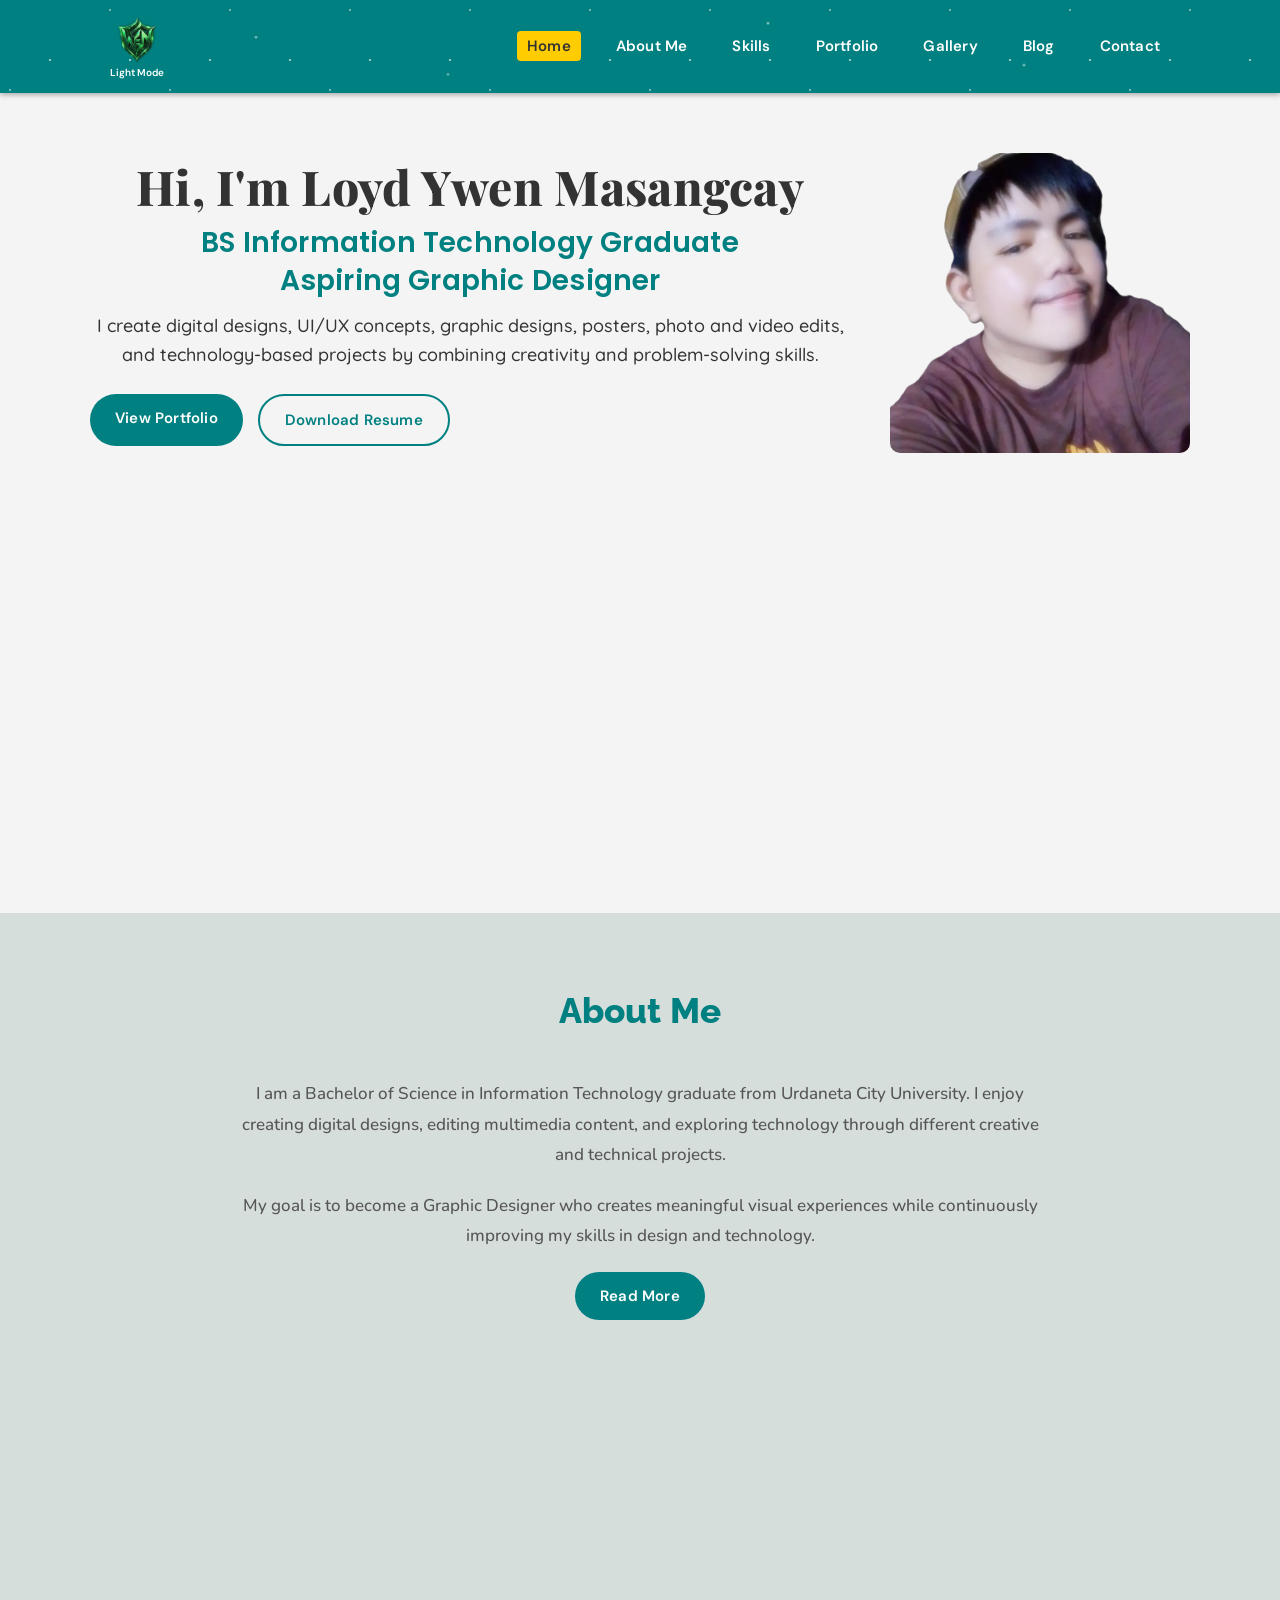
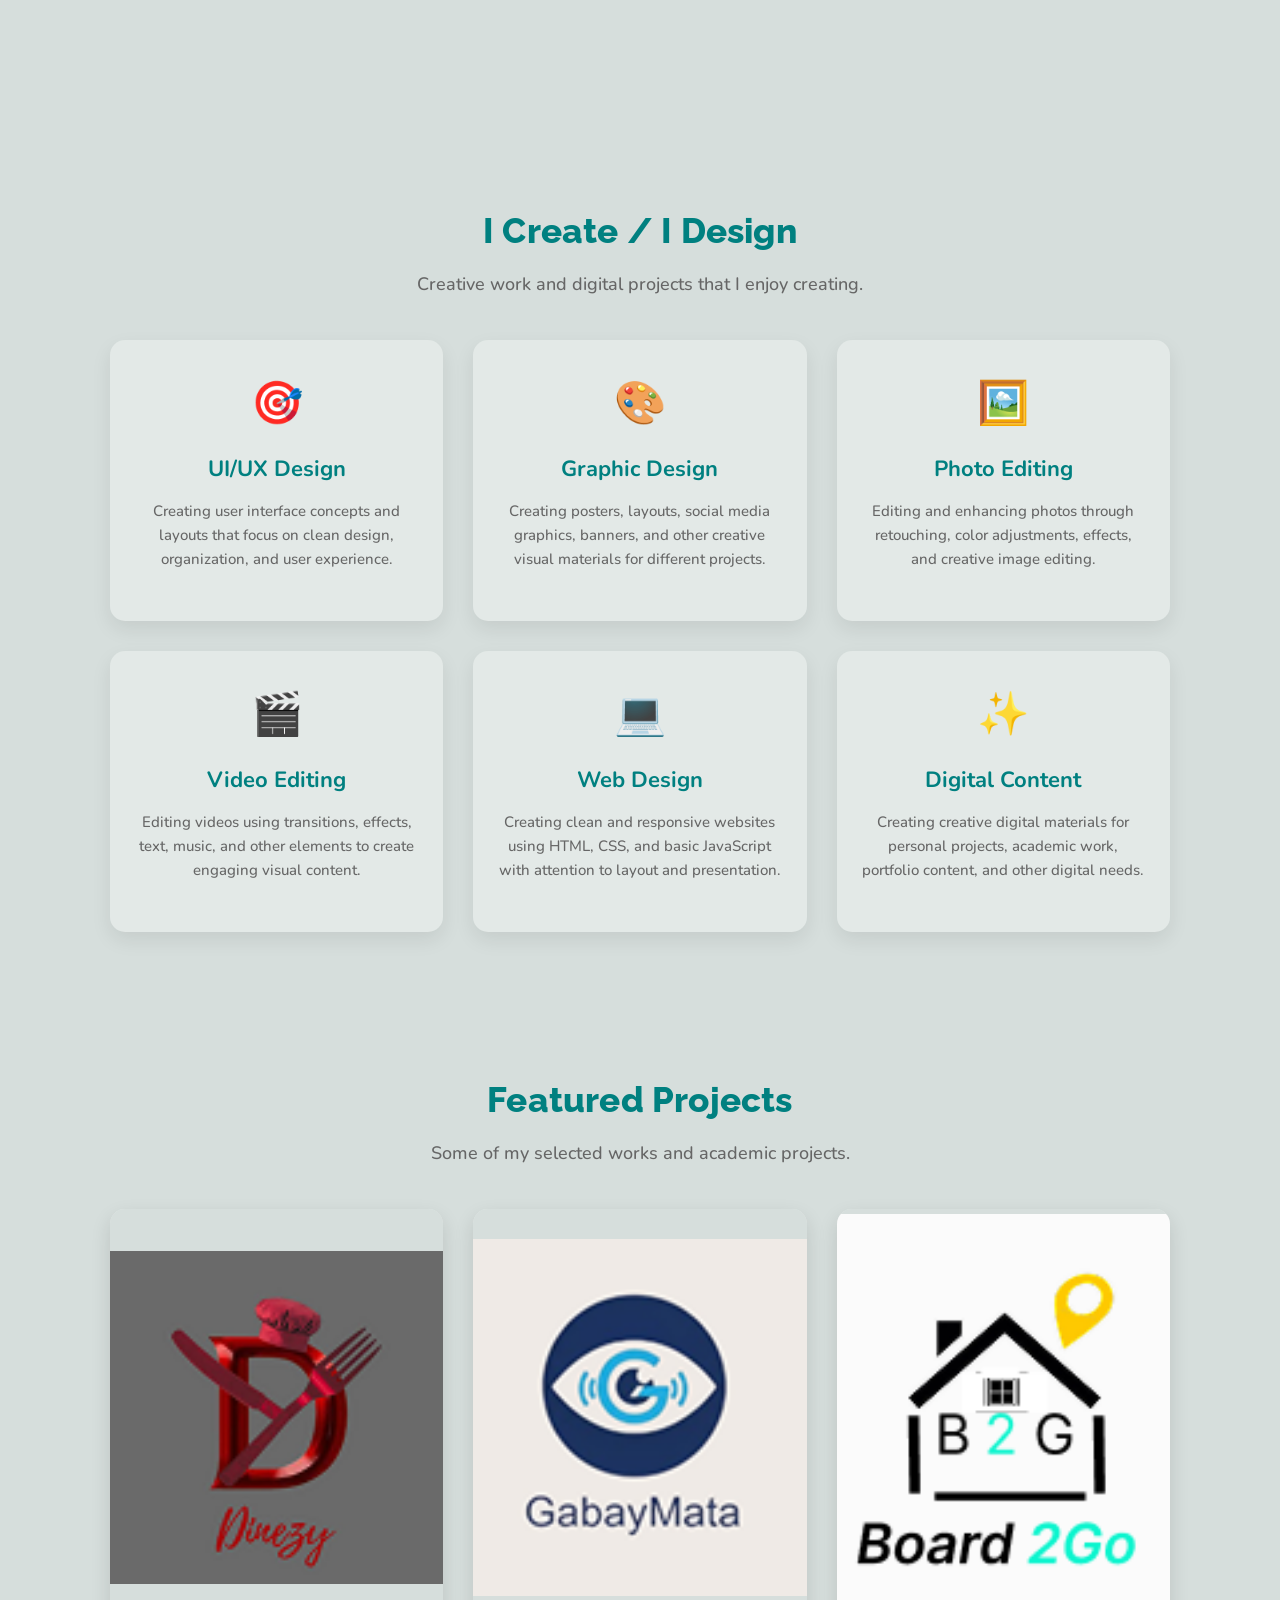
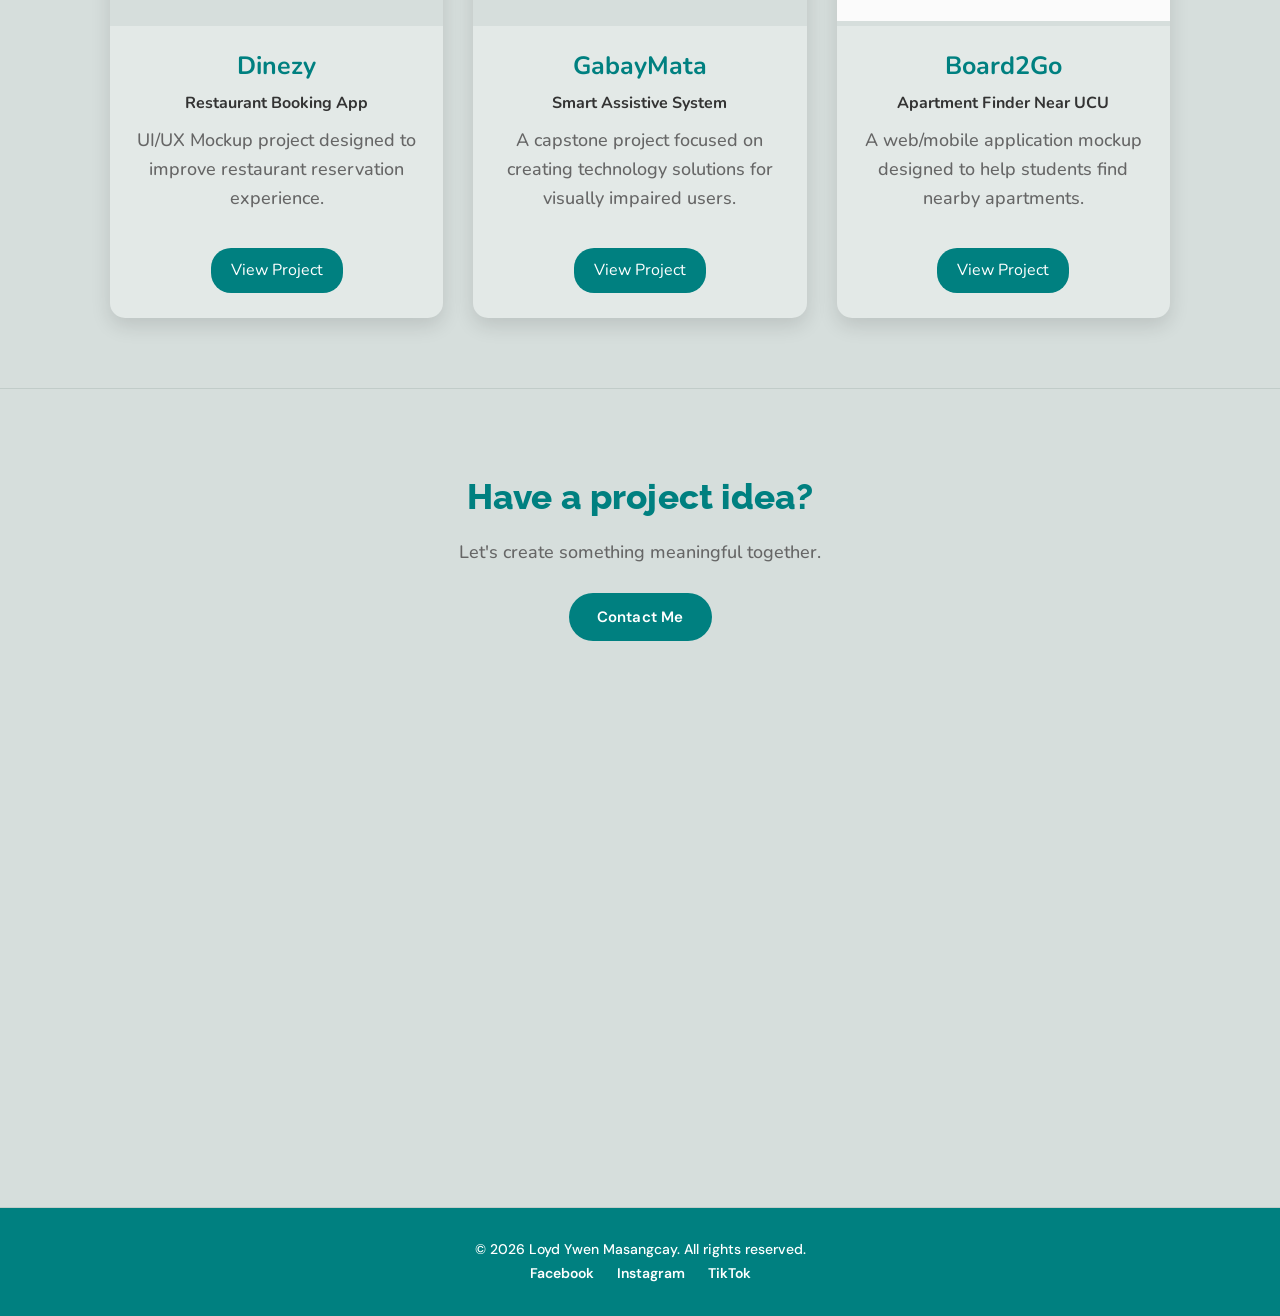
<file: index.html>
<!DOCTYPE html>
<html lang="en">

<head>

    <meta charset="UTF-8">
    <meta name="viewport" content="width=device-width, initial-scale=1.0">

    <title>Home - Loyd Ywen Masangcay</title>

    <link rel="stylesheet" href="style.css">
    <link rel="stylesheet" href="hero.css">
    <link rel="stylesheet" href="home.css">

    <!-- GOOGLE FONTS -->

    <link rel="preconnect" href="https://fonts.googleapis.com">
    <link rel="preconnect" href="https://fonts.gstatic.com" crossorigin>

    <link href="https://fonts.googleapis.com/css2?family=DM+Sans:wght@400;500;600;700&family=Nunito:wght@400;500;600;700&family=Oswald:wght@400;500;600;700&family=Playfair+Display:wght@400;500;600;700;800&family=Poppins:wght@400;500;600;700&family=Quicksand:wght@400;500;600;700&family=Raleway:wght@400;500;600;700;800&display=swap" rel="stylesheet">

</head>


<body>


<!-- =========================
     HEADER
========================= -->

<header>

    <div class="container">


        <!-- LOGO / DARK MODE TOGGLE -->

        <div class="logo theme-toggle" id="themeToggle">

            <img
                id="themeLogo"
                src="logo.png"
                alt="Light Mode Logo">

            <span id="themeLabel">
                Light Mode
            </span>

        </div>



        <!-- MENU TOGGLE -->

        <div class="menu-toggle" onclick="toggleMenu(this)">

            <span></span>
            <span></span>
            <span></span>

        </div>



        <!-- NAVIGATION -->

        <nav>

            <ul>

                <li>

                    <a href="index.html" class="active">
                        Home
                    </a>

                </li>


                <li>

                    <a href="about.html">
                        About Me
                    </a>

                </li>


                <li>

                    <a href="skills.html">
                        Skills
                    </a>

                </li>


                <li>

                    <a href="portfolio.html">
                        Portfolio
                    </a>

                </li>


                <li>

                    <a href="gallery.html">
                        Gallery
                    </a>

                </li>


                <li>

                    <a href="blog.html">
                        Blog
                    </a>

                </li>


                <li>

                    <a href="contact.html">
                        Contact
                    </a>

                </li>

            </ul>

        </nav>

    </div>

</header>



<!-- =========================
     HERO SECTION
========================= -->

<section class="hero">

    <div class="hero-container">


        <div class="hero-text">

            <h1>
                Hi, I'm Loyd Ywen Masangcay
            </h1>


            <h2>

                BS Information Technology Graduate

                <br>

                Aspiring Graphic Designer

            </h2>


            <p>

                I create digital designs, UI/UX concepts, graphic designs,
                posters, photo and video edits, and technology-based projects
                by combining creativity and problem-solving skills.

            </p>


            <div class="hero-buttons">

                <a href="portfolio.html" class="btn">

                    View Portfolio

                </a>


                <a
                    href="Loyd Ywen Resume.pdf"
                    class="btn secondary"
                    download>

                    Download Resume

                </a>

            </div>

        </div>



        <div class="hero-image">

            <img
                id="heroProfileImage"
                src="profile.jpg"
                alt="Loyd Ywen Masangcay">

        </div>

    </div>

</section>



<!-- =========================
     ABOUT PREVIEW
========================= -->

<section class="about-preview">

    <div class="home-container">


        <div class="section-title">

            <h2>
                About Me
            </h2>

        </div>


        <div class="about-preview-content">

            <p>

                I am a Bachelor of Science in Information Technology
                graduate from Urdaneta City University. I enjoy creating
                digital designs, editing multimedia content, and exploring
                technology through different creative and technical projects.

            </p>


            <p>

                My goal is to become a Graphic Designer who creates meaningful
                visual experiences while continuously improving my skills in
                design and technology.

            </p>


            <a href="about.html" class="btn">

                Read More

            </a>

        </div>

    </div>

</section>



<!-- =========================
     I CREATE / I DESIGN
========================= -->

<section class="create-design">

    <div class="home-container">


        <div class="section-title">

            <h2>
                I Create / I Design
            </h2>


            <p>
                Creative work and digital projects that I enjoy creating.
            </p>

        </div>



        <div class="create-grid">


            <!-- UI/UX -->

            <div class="create-card">

                <div class="create-icon">
                    🎯
                </div>


                <h3>
                    UI/UX Design
                </h3>


                <p>

                    Creating user interface concepts and layouts
                    that focus on clean design, organization,
                    and user experience.

                </p>

            </div>



            <!-- GRAPHIC DESIGN -->

            <div class="create-card">

                <div class="create-icon">
                    🎨
                </div>


                <h3>
                    Graphic Design
                </h3>


                <p>

                    Creating posters, layouts, social media graphics,
                    banners, and other creative visual materials
                    for different projects.

                </p>

            </div>



            <!-- PHOTO EDITING -->

            <div class="create-card">

                <div class="create-icon">
                    🖼️
                </div>


                <h3>
                    Photo Editing
                </h3>


                <p>

                    Editing and enhancing photos through
                    retouching, color adjustments, effects,
                    and creative image editing.

                </p>

            </div>



            <!-- VIDEO EDITING -->

            <div class="create-card">

                <div class="create-icon">
                    🎬
                </div>


                <h3>
                    Video Editing
                </h3>


                <p>

                    Editing videos using transitions, effects,
                    text, music, and other elements to create
                    engaging visual content.

                </p>

            </div>



            <!-- WEB DESIGN -->

            <div class="create-card">

                <div class="create-icon">
                    💻
                </div>


                <h3>
                    Web Design
                </h3>


                <p>

                    Creating clean and responsive websites
                    using HTML, CSS, and basic JavaScript
                    with attention to layout and presentation.

                </p>

            </div>



            <!-- DIGITAL CONTENT -->

            <div class="create-card">

                <div class="create-icon">
                    ✨
                </div>


                <h3>
                    Digital Content
                </h3>


                <p>

                    Creating creative digital materials for
                    personal projects, academic work, portfolio
                    content, and other digital needs.

                </p>

            </div>

        </div>

    </div>

</section>



<!-- =========================
     FEATURED PROJECTS
========================= -->

<section class="featured-projects">

    <div class="home-container">


        <div class="section-title">

            <h2>
                Featured Projects
            </h2>


            <p>
                Some of my selected works and academic projects.
            </p>

        </div>



        <div class="project-grid">


            <!-- DINEZY -->

            <div class="project-card">

                <img
                    src="dinezy.png"
                    alt="Dinezy Project">


                <h3>
                    Dinezy
                </h3>


                <h4>
                    Restaurant Booking App
                </h4>


                <p>

                    UI/UX Mockup project designed to improve
                    restaurant reservation experience.

                </p>


                <a href="portfolio.html" class="project-btn">

                    View Project

                </a>

            </div>



            <!-- GABAYMATA -->

            <div class="project-card">

                <img
                    src="gabaymata.png"
                    alt="GabayMata Project">


                <h3>
                    GabayMata
                </h3>


                <h4>
                    Smart Assistive System
                </h4>


                <p>

                    A capstone project focused on creating
                    technology solutions for visually impaired users.

                </p>


                <a href="portfolio.html" class="project-btn">

                    View Project

                </a>

            </div>



            <!-- BOARD2GO -->

            <div class="project-card">

                <img
                    src="board2go.png"
                    alt="Board2Go Project">


                <h3>
                    Board2Go
                </h3>


                <h4>
                    Apartment Finder Near UCU
                </h4>


                <p>

                    A web/mobile application mockup designed
                    to help students find nearby apartments.

                </p>


                <a href="portfolio.html" class="project-btn">

                    View Project

                </a>

            </div>

        </div>

    </div>

</section>



<!-- =========================
     CONTACT CTA
========================= -->

<section class="contact-cta">

    <div class="home-container">


        <h2>
            Have a project idea?
        </h2>


        <p>
            Let's create something meaningful together.
        </p>


        <a href="contact.html" class="btn">

            Contact Me

        </a>

    </div>

</section>



<!-- =========================
     FOOTER
========================= -->

<footer>

    <div class="container footer-container">


        <p>

            &copy; 2026 Loyd Ywen Masangcay.
            All rights reserved.

        </p>


        <div class="social-links">


            <a
                href="https://www.facebook.com/LoydieeWen"
                target="_blank"
                rel="noopener noreferrer">

                Facebook

            </a>


            <a
                href="https://www.instagram.com/ywen_masangcay"
                target="_blank"
                rel="noopener noreferrer">

                Instagram

            </a>


            <a
                href="https://www.tiktok.com/@wehn_26"
                target="_blank"
                rel="noopener noreferrer">

                TikTok

            </a>

        </div>

    </div>

</footer>



<!-- =========================
     MENU SCRIPT
========================= -->

<script>

function toggleMenu(menu) {

    const nav = document.querySelector("header nav");

    nav.classList.toggle("show");

    menu.classList.toggle("active");

}


document.querySelectorAll("nav ul li a").forEach(link => {

    link.addEventListener("click", () => {

        document
            .querySelector("header nav")
            .classList.remove("show");


        document
            .querySelector(".menu-toggle")
            .classList.remove("active");

    });

});

</script>



<!-- =========================
     HERO SLIDESHOW
========================= -->

<script src="hero.js"></script>



<!-- =========================
     DARK MODE
========================= -->

<script src="darkmode.js"></script>


</body>

</html>
</file>
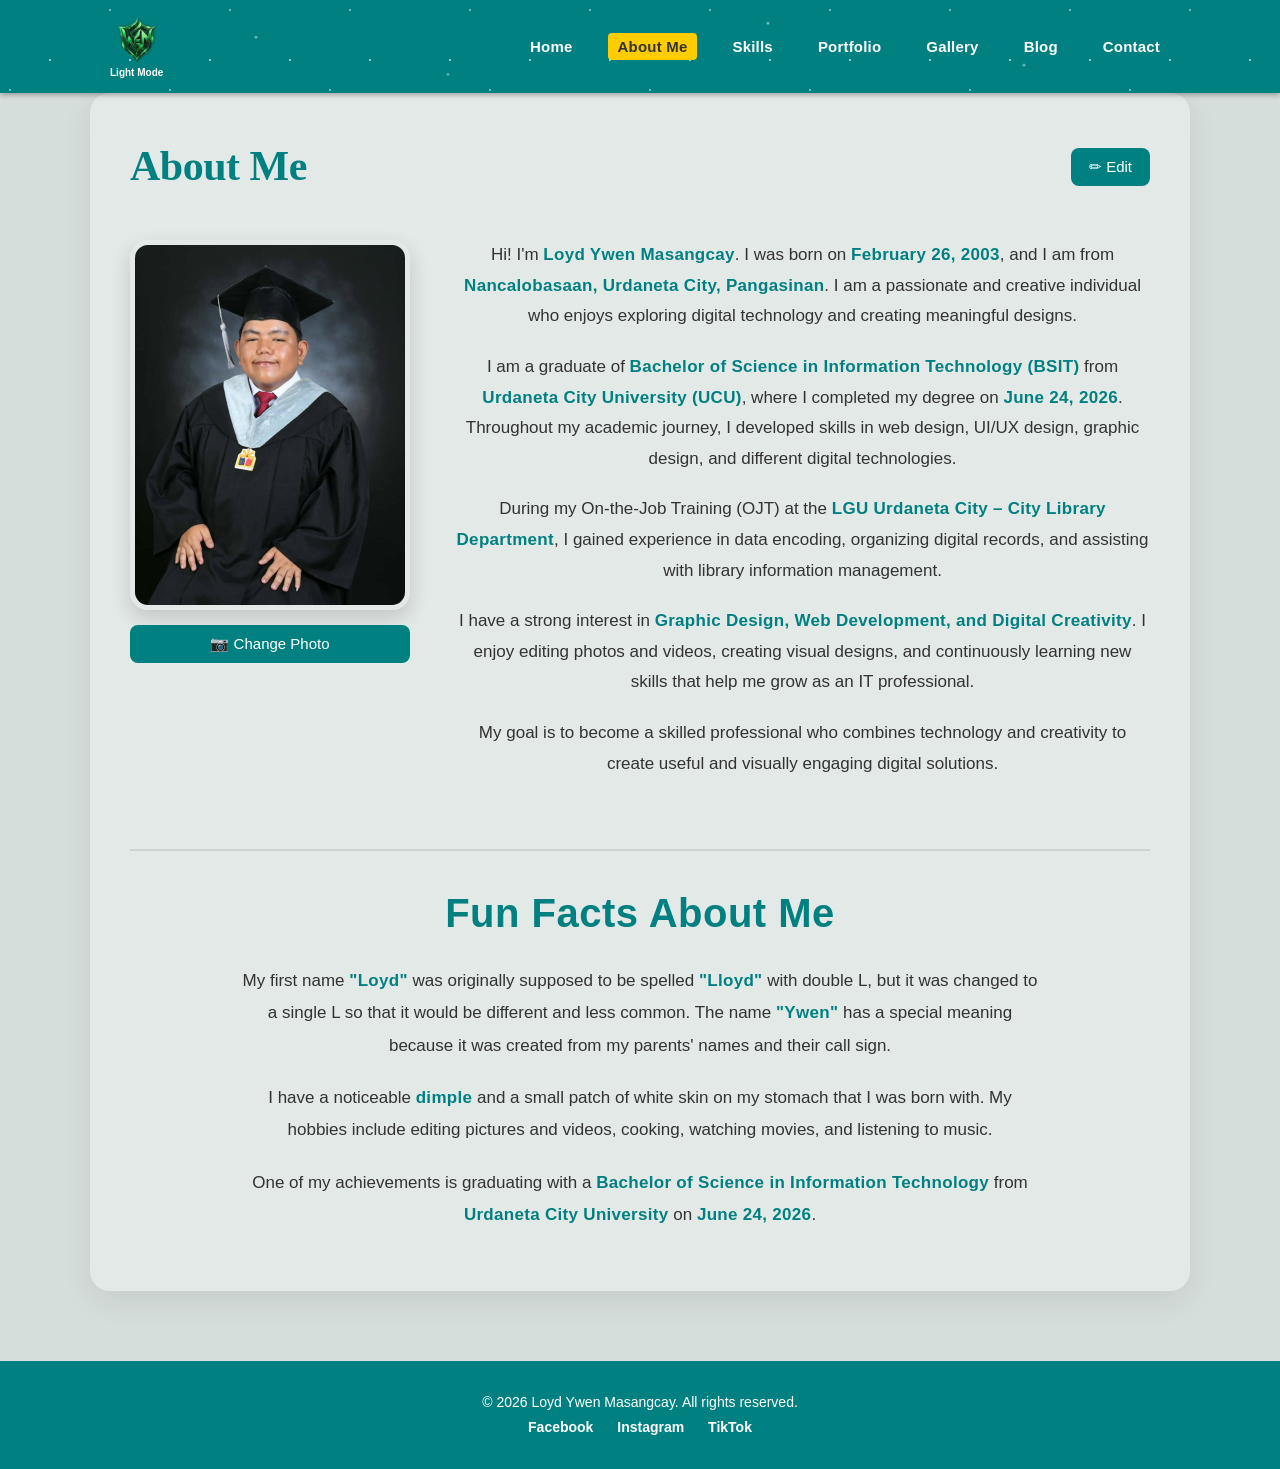
<file: about.html>
<!DOCTYPE html>
<html lang="en">

<head>

<meta charset="UTF-8">
<meta name="viewport" content="width=device-width, initial-scale=1.0">

<title>About Me - Loyd Ywen Masangcay</title>

<link rel="stylesheet" href="style.css">
<link rel="stylesheet" href="about.css">

</head>


<body>


<!-- HEADER -->

<header>

<div class="container">


<!-- DARK / LIGHT MODE LOGO -->

<div class="logo theme-toggle" id="themeToggle">

<img
id="themeLogo"
src="logo.png"
alt="Light Mode Logo">

<span id="themeLabel">
Light Mode
</span>

</div>


<!-- MOBILE MENU BUTTON -->

<div class="menu-toggle" onclick="toggleMenu(this)">

<span></span>
<span></span>
<span></span>

</div>


<nav>

<ul>

<li>
<a href="index.html">
Home
</a>
</li>


<li>
<a href="about.html" class="active">
About Me
</a>
</li>


<li>
<a href="skills.html">
Skills
</a>
</li>


<li>
<a href="portfolio.html">
Portfolio
</a>
</li>


<li>
<a href="gallery.html">
Gallery
</a>
</li>


<li>
<a href="blog.html">
Blog
</a>
</li>


<li>
<a href="contact.html">
Contact
</a>
</li>

</ul>

</nav>


</div>

</header>





<!-- ABOUT SECTION -->

<section class="about-section">


<div class="about-container">


<!-- ABOUT TITLE -->

<div class="about-title">


<h1>
About Me
</h1>


<button
class="edit-btn"
id="editBtn">

✏ Edit

</button>


</div>





<!-- ABOUT MAIN -->

<div class="about-main">


<!-- PROFILE IMAGE -->

<div class="about-image">


<img
id="profileImage"
src="profilepic.jpg"
alt="Loyd Ywen Masangcay">


<input
type="file"
id="imageInput"
accept="image/*"
hidden>


<button
class="change-photo-btn"
id="changePhotoBtn">

📷 Change Photo

</button>


</div>





<!-- ABOUT TEXT -->

<div class="about-text">


<div id="aboutDisplay">


<p>

Hi! I'm <strong>Loyd Ywen Masangcay</strong>. I was born on
<strong>February 26, 2003</strong>, and I am from
<strong>Nancalobasaan, Urdaneta City, Pangasinan</strong>.
I am a passionate and creative individual who enjoys exploring
digital technology and creating meaningful designs.

</p>


<p>

I am a graduate of
<strong>Bachelor of Science in Information Technology (BSIT)</strong>
from <strong>Urdaneta City University (UCU)</strong>, where I
completed my degree on <strong>June 24, 2026</strong>.
Throughout my academic journey, I developed skills in web design,
UI/UX design, graphic design, and different digital technologies.

</p>


<p>

During my On-the-Job Training (OJT) at the
<strong>LGU Urdaneta City – City Library Department</strong>,
I gained experience in data encoding, organizing digital records,
and assisting with library information management.

</p>


<p>

I have a strong interest in
<strong>Graphic Design, Web Development, and Digital Creativity</strong>.
I enjoy editing photos and videos, creating visual designs,
and continuously learning new skills that help me grow as an
IT professional.

</p>


<p>

My goal is to become a skilled professional who combines
technology and creativity to create useful and visually engaging
digital solutions.

</p>


</div>


</div>


</div>





<!-- FUN FACTS SECTION -->

<div class="funfacts">


<h2>
Fun Facts About Me
</h2>


<div id="funFactsDisplay">


<p>

My first name <strong>"Loyd"</strong> was originally supposed to
be spelled <strong>"Lloyd"</strong> with double L, but it was
changed to a single L so that it would be different and less
common. The name <strong>"Ywen"</strong> has a special meaning
because it was created from my parents' names and their call sign.

</p>


<p>

I have a noticeable <strong>dimple</strong> and a small patch of
white skin on my stomach that I was born with. My hobbies include
editing pictures and videos, cooking, watching movies, and
listening to music.

</p>


<p>

One of my achievements is graduating with a
<strong>Bachelor of Science in Information Technology</strong>
from <strong>Urdaneta City University</strong> on
<strong>June 24, 2026</strong>.

</p>


</div>


</div>


</div>


</section>





<!-- EDIT OVERLAY -->

<div
class="edit-overlay"
id="editOverlay">


<div class="edit-modal">


<h2>
Edit About Me
</h2>


<textarea
id="aboutInput"></textarea>


<h2>
Edit Fun Facts
</h2>


<textarea
id="funFactsInput"></textarea>


<div class="modal-buttons">


<button
class="save-btn"
id="saveBtn">

Save

</button>


<button
class="cancel-btn"
id="cancelBtn">

Cancel

</button>


</div>


</div>


</div>





<!-- FOOTER -->

<footer>


<div class="container footer-container">


<p>

&copy; 2026 Loyd Ywen Masangcay. All rights reserved.

</p>


<div class="social-links">


<a
href="https://www.facebook.com/LoydieeWen"
target="_blank">

Facebook

</a>


<a
href="https://www.instagram.com/ywen_masangcay"
target="_blank">

Instagram

</a>


<a
href="https://www.tiktok.com/@wehn_26"
target="_blank">

TikTok

</a>


</div>


</div>


</footer>





<!-- MENU SCRIPT -->

<script>

function toggleMenu(menu) {

const nav = document.querySelector("header nav");

nav.classList.toggle("show");

menu.classList.toggle("active");

}


document.querySelectorAll("nav ul li a").forEach(link => {

link.addEventListener("click", () => {

document.querySelector("header nav")
.classList.remove("show");

document.querySelector(".menu-toggle")
.classList.remove("active");

});

});

</script>





<!-- ABOUT JS -->

<script src="about.js"></script>


<!-- DARK MODE JS -->

<script src="darkmode.js"></script>


</body>

</html>
</file>
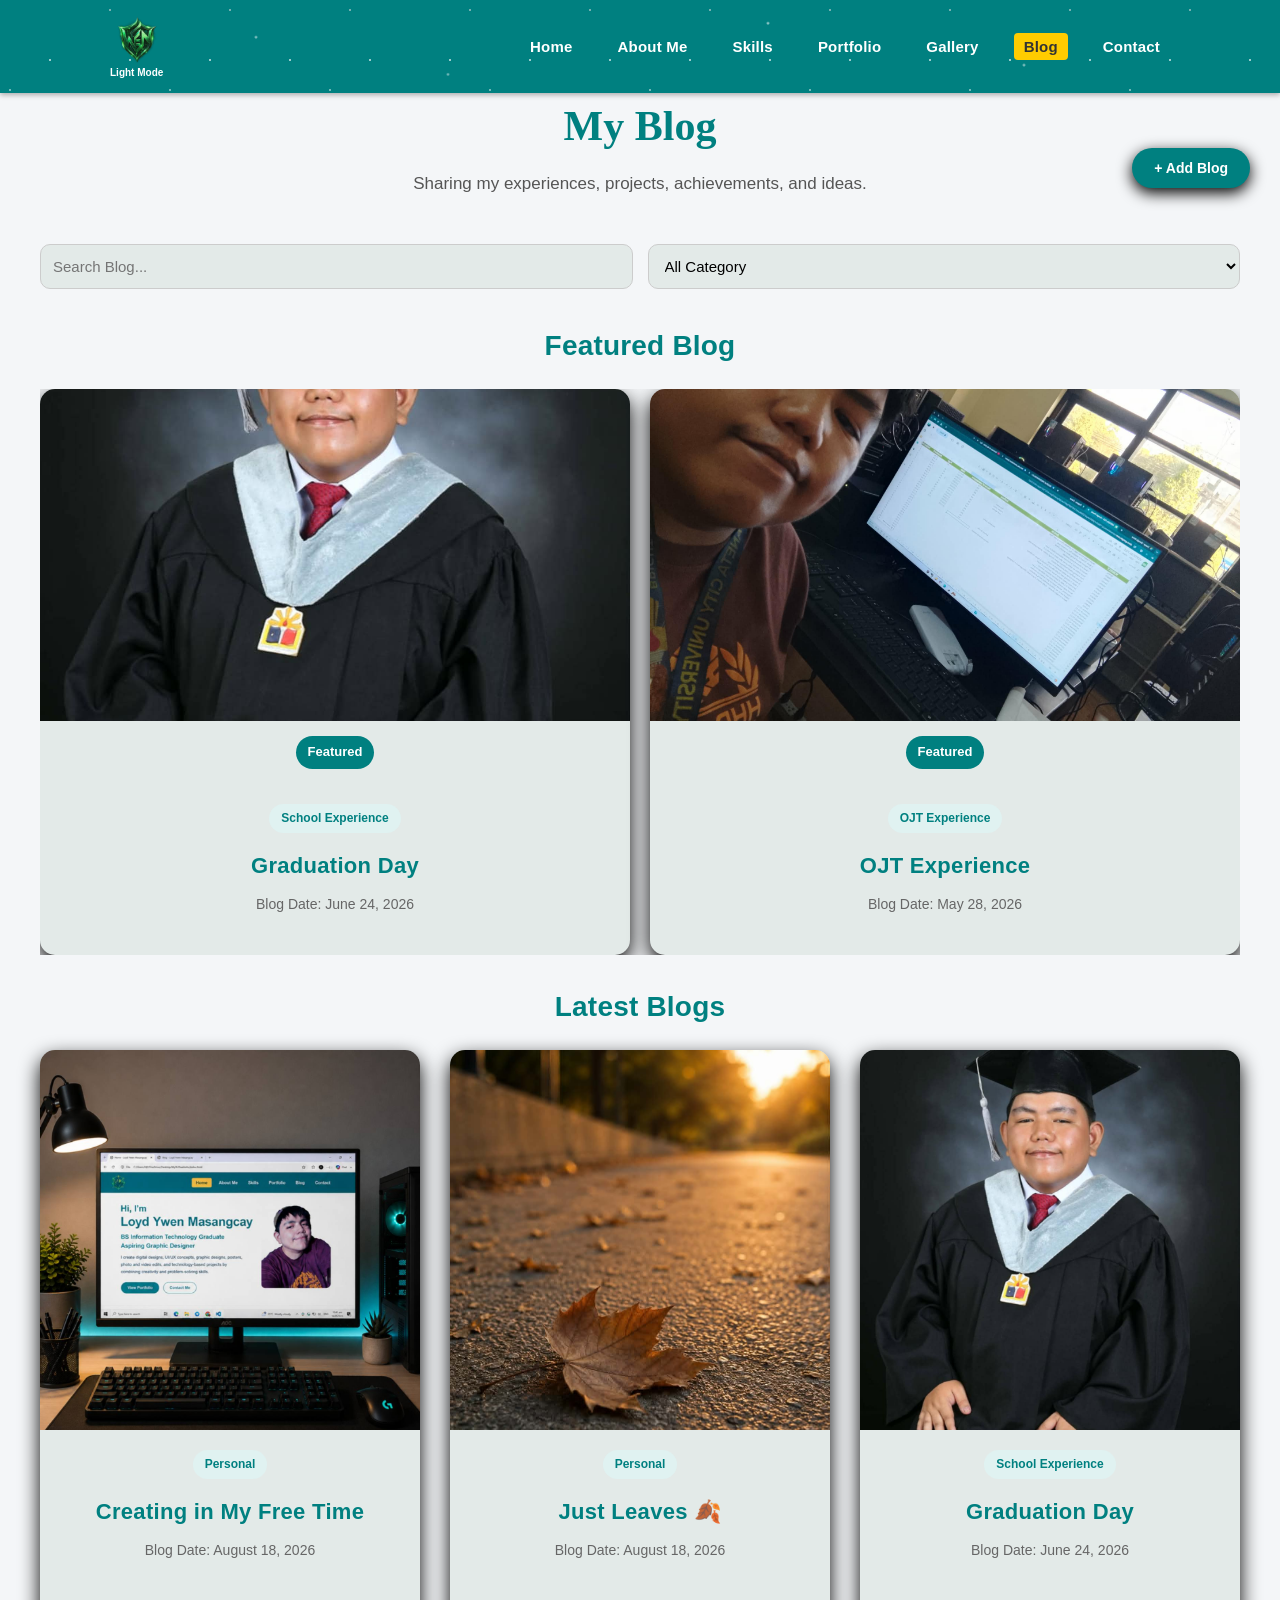
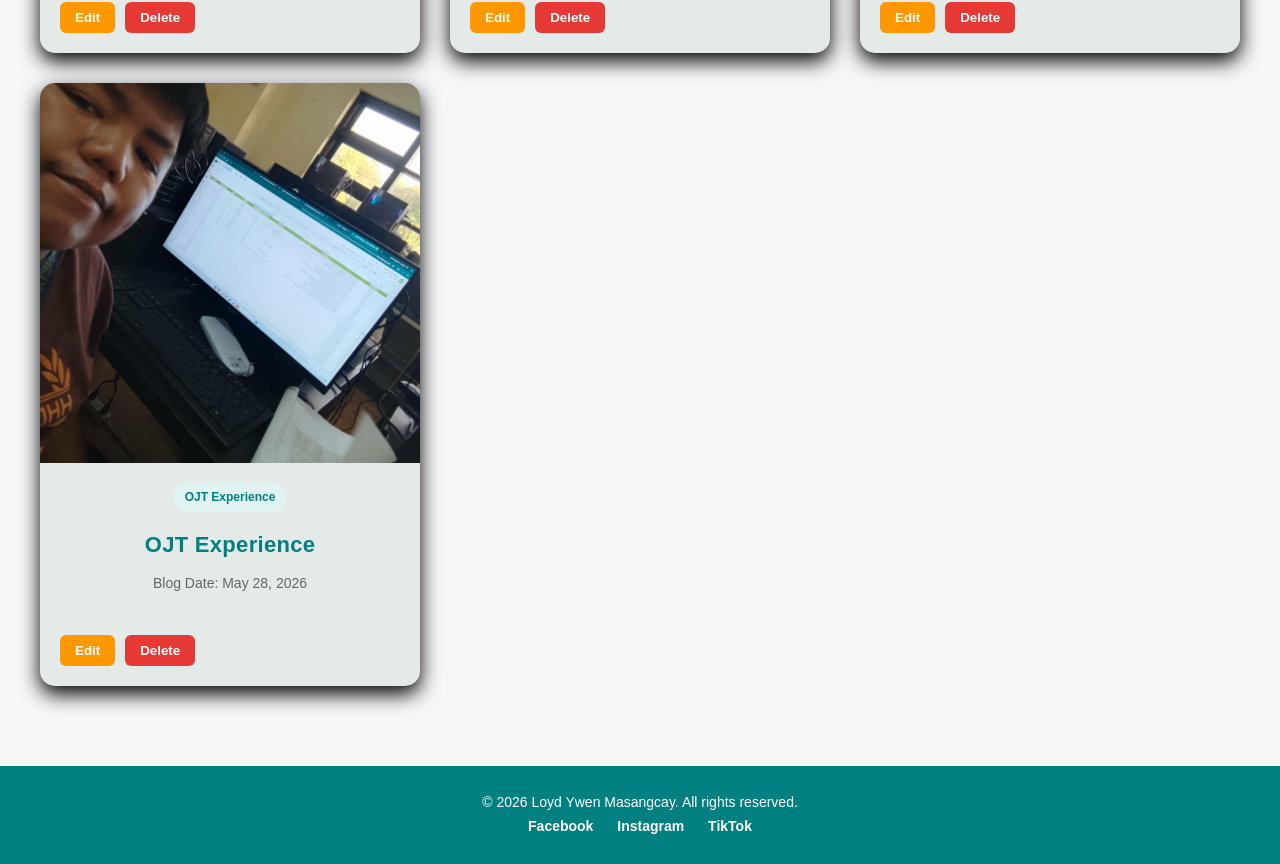
<file: blog.html>
<!DOCTYPE html>
<html lang="en">

<head>

<meta charset="UTF-8">
<meta name="viewport" content="width=device-width, initial-scale=1.0">

<title>Blog - Loyd Ywen Masangcay</title>

<link rel="stylesheet" href="style.css">
<link rel="stylesheet" href="blog.css">

</head>

<body>


<!-- =====================================
     HEADER
===================================== -->

<header>

<div class="container">

<div class="logo theme-toggle" id="themeToggle">

<img id="themeLogo" src="logo.png" alt="Theme Toggle">

<span id="themeLabel">Light Mode</span>

</div>


<!-- HAMBURGER MENU -->

<div class="menu-toggle" onclick="toggleMenu(this)">

<span></span>
<span></span>
<span></span>

</div>


<nav>

<ul>

<li>
<a href="index.html">
Home
</a>
</li>


<li>
<a href="about.html">
About Me
</a>
</li>


<li>
<a href="skills.html">
Skills
</a>
</li>


<li>
<a href="portfolio.html">
Portfolio
</a>
</li>


<li>
<a href="gallery.html">
Gallery
</a>
</li>


<li>
<a href="blog.html" class="active">
Blog
</a>
</li>


<li>
<a href="contact.html">
Contact
</a>
</li>

</ul>

</nav>

</div>

</header>



<!-- =====================================
     BLOG SECTION
===================================== -->

<section class="blog">


<!-- =====================================
     BLOG HEADER
===================================== -->

<div class="blog-heading">

<div class="blog-title-row">

<div class="blog-title-text">

<h1>
My Blog
</h1>

<p>
Sharing my experiences, projects, achievements, and ideas.
</p>

</div>


<button
class="add-btn"
onclick="openModal()">

+ Add Blog

</button>

</div>

</div>



<!-- =====================================
     SEARCH AND FILTER
===================================== -->

<div class="blog-tools">

<input
type="text"
id="search"
placeholder="Search Blog..."
onkeyup="searchBlog()">


<select
id="filterCategory"
onchange="filterCategory()">

<option value="All">
All Category
</option>

<option value="School Experience">
School Experience
</option>

<option value="Projects">
Projects
</option>

<option value="Technology">
Technology
</option>

<option value="Design & Creativity">
Design & Creativity
</option>

<option value="OJT Experience">
OJT Experience
</option>

<option value="Personal">
Personal
</option>

<option value="Other">
Other
</option>

</select>

</div>



<!-- =====================================
     FEATURED BLOG
===================================== -->

<h2 class="section-title">
Featured Blog
</h2>


<div id="featuredContainer">
</div>



<!-- =====================================
     LATEST BLOG
===================================== -->

<h2 class="section-title">
Latest Blogs
</h2>


<div
class="blog-container"
id="blogContainer">
</div>


<div
id="noBlog"
style="display:none;">

No Blog Found

</div>


</section>



<!-- =====================================
     ADD / EDIT BLOG MODAL
===================================== -->

<div
class="modal"
id="blogModal">

<div class="modal-box">

<h2 id="modalTitle">
Add New Blog
</h2>


<input
type="text"
id="title"
placeholder="Blog Title">


<select id="category">

<option value="">
Select Category
</option>

<option value="School Experience">
School Experience
</option>

<option value="Projects">
Projects
</option>

<option value="Technology">
Technology
</option>

<option value="Design & Creativity">
Design & Creativity
</option>

<option value="OJT Experience">
OJT Experience
</option>

<option value="Personal">
Personal
</option>

<option value="Other">
Other
</option>

</select>


<label>
Blog Date:
</label>


<input
type="date"
id="blogDate">


<textarea
id="content"
placeholder="Write your blog explanation...

Leave one blank line between paragraphs.">
</textarea>


<input
type="file"
id="image"
accept="image/*">


<div
class="image-preview-container"
id="imagePreviewContainer">

<img
id="imagePreview"
alt="Image Preview">

</div>


<label class="featured-check">

<input
type="checkbox"
id="featured">

Featured Blog

</label>


<div class="modal-actions">

<button
class="save-btn"
onclick="saveBlog()">

Save

</button>


<button
class="cancel-btn"
onclick="closeModal()">

Cancel

</button>

</div>

</div>

</div>



<!-- =====================================
     BLOG PREVIEW OVERLAY
===================================== -->

<div
class="blog-overlay"
id="blogOverlay"
style="display:none;">
</div>


<div
class="blog-preview"
id="blogPreview"
style="display:none;">
</div>



<!-- =====================================
     FOOTER
===================================== -->

<footer>

<div class="container footer-container">

<p>
&copy; 2026 Loyd Ywen Masangcay. All rights reserved.
</p>


<div class="social-links">

<a
href="https://www.facebook.com/LoydieeWen"
target="_blank">

Facebook

</a>


<a
href="https://www.instagram.com/ywen_masangcay"
target="_blank">

Instagram

</a>


<a
href="https://www.tiktok.com/@wehn_26"
target="_blank">

TikTok

</a>

</div>

</div>

</footer>



<!-- =====================================
     HEADER MENU
===================================== -->

<script>

function toggleMenu(menu) {

const nav =
document.querySelector("header nav");

nav.classList.toggle("show");

menu.classList.toggle("active");

}


document.querySelectorAll("nav ul li a")
.forEach(link => {

link.addEventListener("click", () => {

const nav =
document.querySelector("header nav");

const menu =
document.querySelector(".menu-toggle");

nav.classList.remove("show");

menu.classList.remove("active");

});

});

</script>



<!-- =====================================
     BLOG JS
===================================== -->

<script src="blog.js"></script>



<!-- =====================================
     DARK MODE
===================================== -->

<script src="darkmode.js"></script>


</body>

</html>
</file>
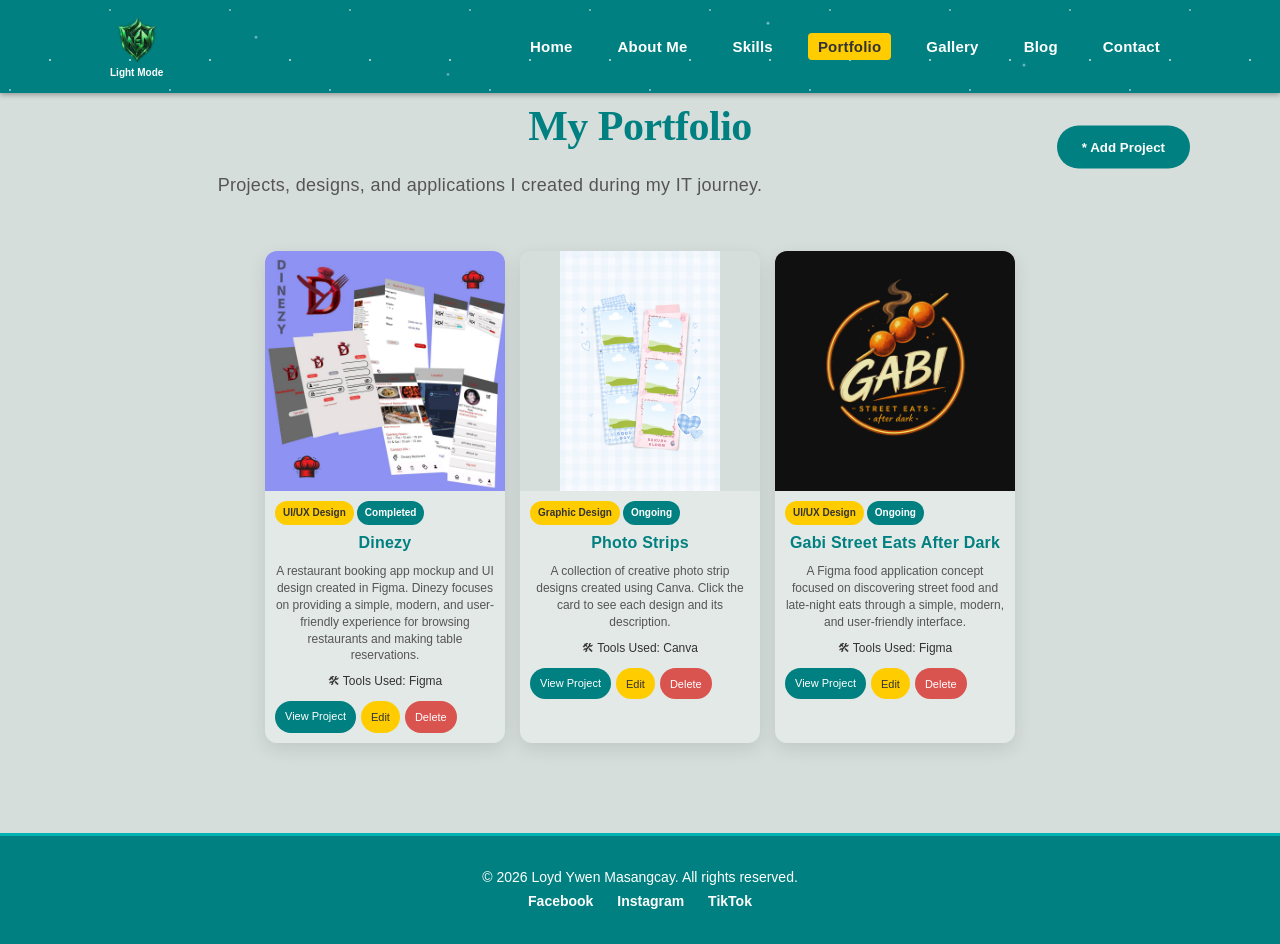
<file: portfolio.html>
<!DOCTYPE html>

<html lang="en">

<head>

<meta charset="UTF-8">
<meta name="viewport" content="width=device-width, initial-scale=1.0">

<title>Portfolio - Loyd Ywen Masangcay</title>

<link rel="stylesheet" href="style.css">
<link rel="stylesheet" href="portfolio.css">

</head>

<body>

<!-- =========================
     HEADER
========================= -->

<header>

<div class="container">

<!-- THEME TOGGLE -->

<div class="logo theme-toggle" id="themeToggle">

<img
id="themeLogo"
src="logo.png"
alt="Theme Toggle">

<span id="themeLabel">
Light Mode
</span>

</div>


<!-- HAMBURGER MENU -->

<div
class="menu-toggle"
onclick="toggleMenu(this)">

<span></span>
<span></span>
<span></span>

</div>


<!-- NAVIGATION -->

<nav>

<ul>

<li>
<a href="index.html">
Home
</a>
</li>

<li>
<a href="about.html">
About Me
</a>
</li>

<li>
<a href="skills.html">
Skills
</a>
</li>

<li>
<a href="portfolio.html" class="active">
Portfolio
</a>
</li>

<li>
<a href="gallery.html">
Gallery
</a>
</li>

<li>
<a href="blog.html">
Blog
</a>
</li>

<li>
<a href="contact.html">
Contact
</a>
</li>

</ul>

</nav>

</div>

</header>


<!-- =========================
     PORTFOLIO SECTION
========================= -->

<section class="portfolio">

<div class="portfolio-header">

<div>

<h1>
My Portfolio
</h1>

<p>
Projects, designs, and applications I created during my IT journey.
</p>

</div>


<button
class="add-project-btn"
onclick="openProjectModal()">

* Add Project

</button>

</div>


<!-- PROJECT DISPLAY -->

<div
class="project-container"
id="projectContainer">

</div>


<!-- NO PROJECT MESSAGE -->

<div id="noProject">

No project added yet.

</div>

</section>


<!-- =========================
     ADD / EDIT PROJECT MODAL
========================= -->

<div
class="project-modal"
id="projectModal">

<div class="project-box">

<h2 id="modalTitle">

Add Project

</h2>


<!-- PROJECT IMAGE -->

<label>
Project Image / Logo
</label>

<input
type="file"
id="projectImage"
accept="image/*">


<div class="image-preview">

<img
id="imagePreview"
alt="Project Preview">

</div>


<!-- PROJECT TITLE -->

<label>
Project Title
</label>

<input
type="text"
id="projectTitle"
placeholder="Project Name">


<!-- CATEGORY -->

<label>
Category
</label>

<select id="projectCategory">

<option value="">
Select Category
</option>

<option value="Mobile Application">
Mobile Application
</option>

<option value="Web System">
Web System
</option>

<option value="UI/UX Design">
UI/UX Design
</option>

<option value="Graphic Design">
Graphic Design
</option>

<option value="Capstone Project">
Capstone Project
</option>

<option value="Other">
Other
</option>

</select>


<!-- PROJECT STATUS -->

<label>
Project Status
</label>

<select id="projectStatus">

<option value="">
Select Status
</option>

<option value="Completed">
Completed
</option>

<option value="Ongoing">
Ongoing
</option>

<option value="Concept">
Concept
</option>

</select>


<!-- DESCRIPTION -->

<label>
Description
</label>

<textarea
id="projectDescription"
placeholder="Short project description">
</textarea>


<!-- TOOLS -->

<label>
Tools Used / Technology
</label>

<input
type="text"
id="projectTools"
placeholder="Example: Flutter, Dart, Firebase">


<!-- PROJECT LINK -->

<label>
Project Link
</label>

<input
type="url"
id="projectLink"
placeholder="https://example.com">


<!-- MODAL BUTTONS -->

<div class="modal-buttons">

<button
type="button"
class="save-btn"
onclick="saveProject()">

Save

</button>


<button
type="button"
class="cancel-btn"
onclick="closeProjectModal()">

Cancel

</button>

</div>

</div>

</div>


<!-- =========================
     FOOTER
========================= -->

<footer>

<div class="container footer-container">

<p>
&copy; 2026 Loyd Ywen Masangcay. All rights reserved.
</p>


<div class="social-links">

<a
href="https://www.facebook.com/LoydieeWen"
target="_blank"
rel="noopener noreferrer">

Facebook

</a>


<a
href="https://www.instagram.com/ywen_masangcay"
target="_blank"
rel="noopener noreferrer">

Instagram

</a>


<a
href="https://www.tiktok.com/@wehn_26"
target="_blank"
rel="noopener noreferrer">

TikTok

</a>

</div>

</div>

</footer>


<!-- =========================
     HEADER MENU SCRIPT
========================= -->

<script>

function toggleMenu(menu) {

const nav = document.querySelector("header nav");

nav.classList.toggle("show");

menu.classList.toggle("active");

}


document.querySelectorAll("nav ul li a")
.forEach(link => {

link.addEventListener("click", () => {

document.querySelector("header nav")
.classList.remove("show");

document.querySelector(".menu-toggle")
.classList.remove("active");

});

});

</script>


<!-- =========================
     PORTFOLIO JAVASCRIPT
========================= -->

<script src="portfolio.js"></script>


<!-- =========================
     DARK MODE
========================= -->

<script src="darkmode.js"></script>


</body>

</html>
</file>
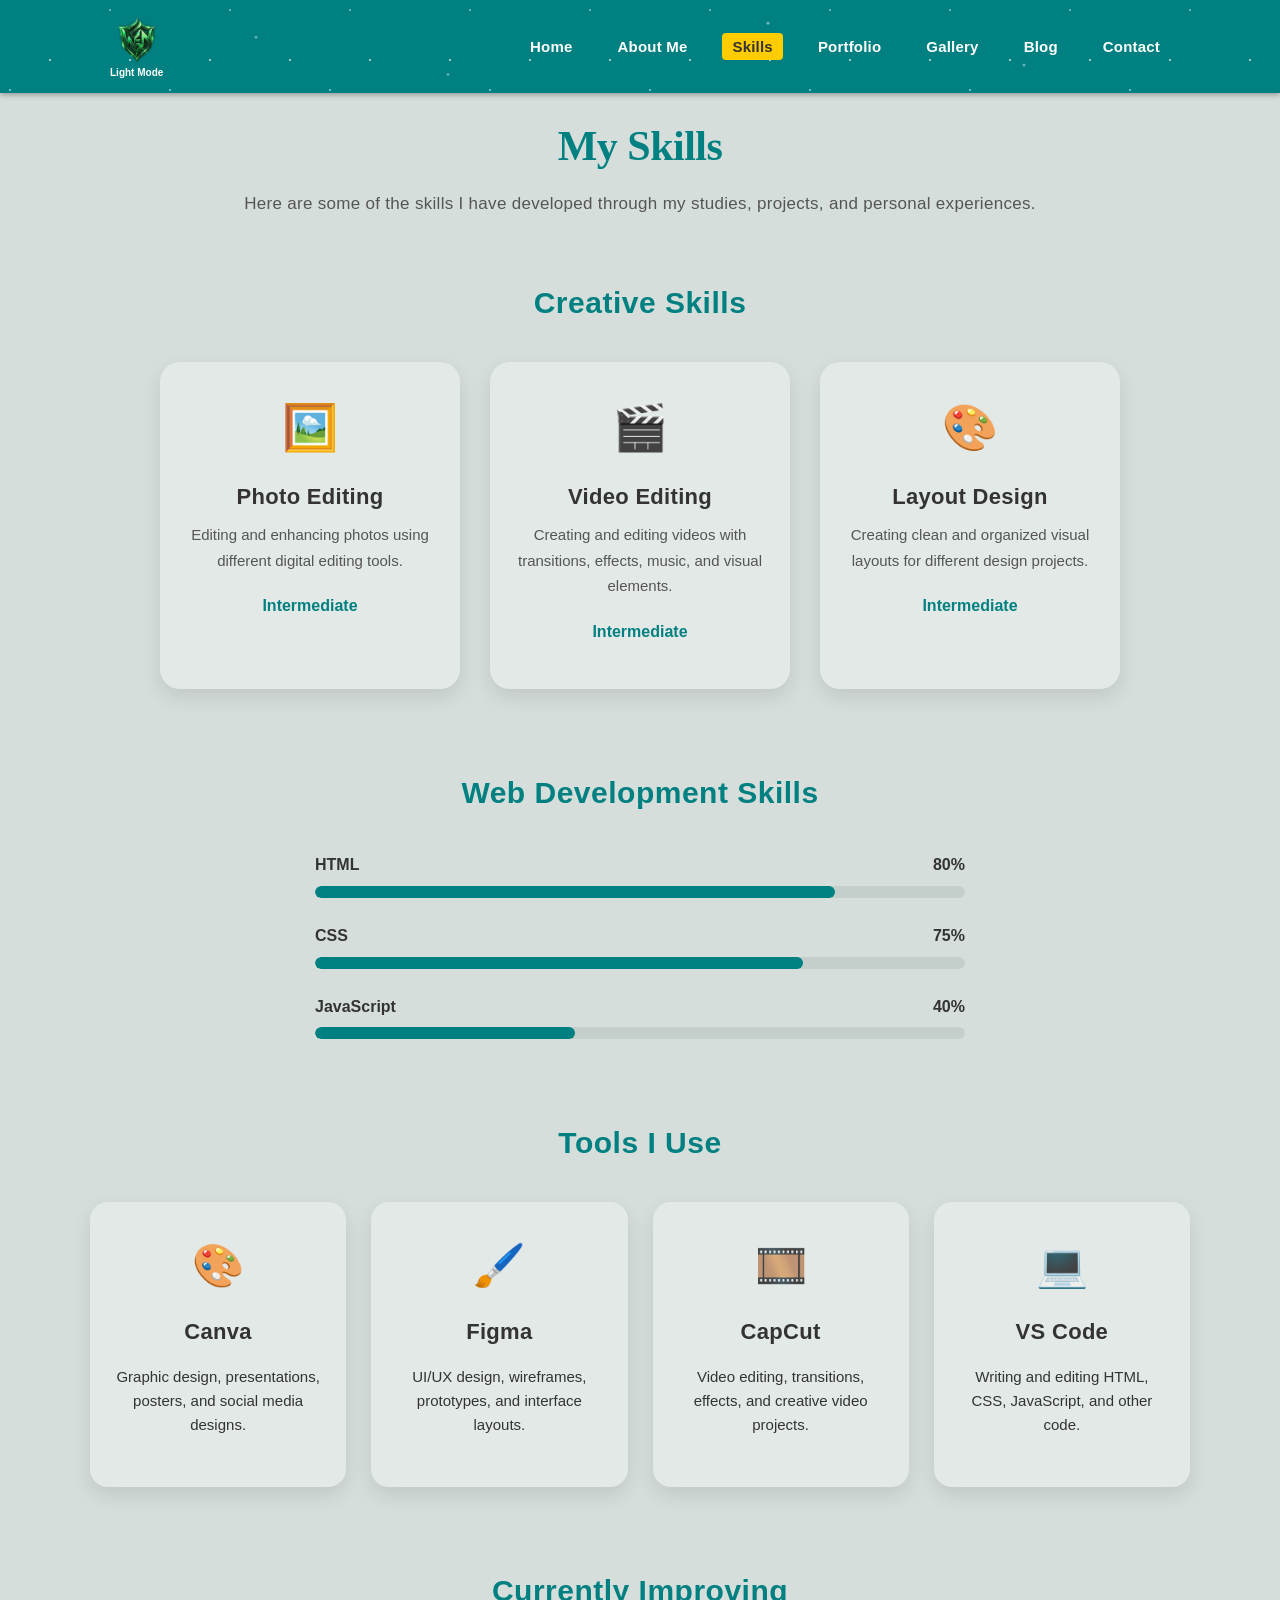
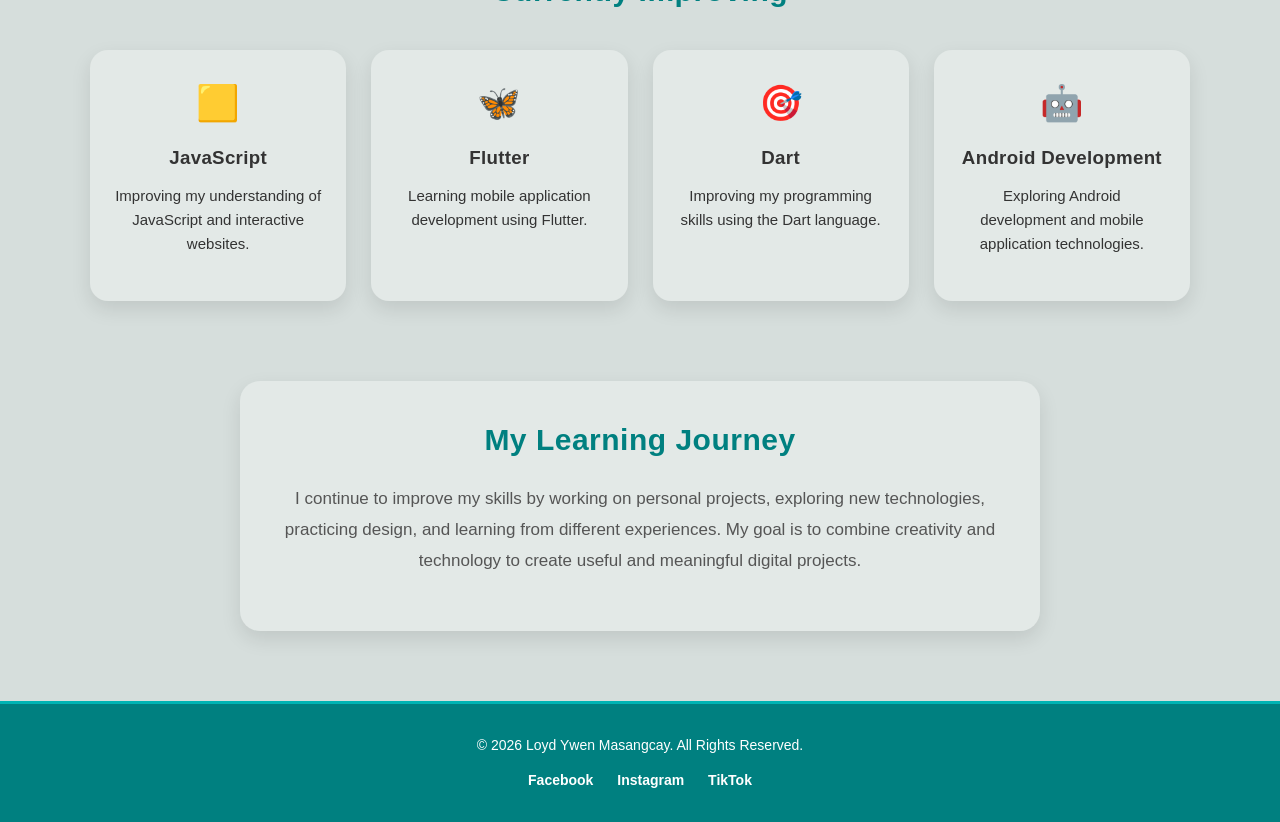
<file: skills.html>
<!DOCTYPE html>

<html lang="en">

<head>

<meta charset="UTF-8">
<meta name="viewport" content="width=device-width, initial-scale=1.0">

<title>Skills - Loyd Ywen Masangcay</title>

<link rel="stylesheet" href="style.css">
<link rel="stylesheet" href="skills.css">

</head>

<body>

<!-- HEADER -->

<header>

<div class="container">

<div class="logo theme-toggle" id="themeToggle">

<img id="themeLogo" src="logo.png" alt="Theme Toggle">

<span id="themeLabel">Light Mode</span>

</div>

<!-- MOBILE MENU BUTTON -->

<div class="menu-toggle" onclick="toggleMenu(this)">

<span></span> <span></span> <span></span>

</div>

<!-- NAVIGATION -->

<nav>

<ul>

<li><a href="index.html">Home</a></li>

<li><a href="about.html">About Me</a></li>

<li><a href="skills.html" class="active">Skills</a></li>

<li><a href="portfolio.html">Portfolio</a></li>

<li><a href="gallery.html">Gallery</a></li>

<li><a href="blog.html">Blog</a></li>

<li><a href="contact.html">Contact</a></li>

</ul>

</nav>

</div>

</header>

<!-- SKILLS SECTION -->

<section class="skills">

<h1 class="title">My Skills</h1>

<p class="subtitle">
Here are some of the skills I have developed through my studies,
projects, and personal experiences.
</p>

<!-- CREATIVE SKILLS -->

<div class="skill-section">

<h2>Creative Skills</h2>

<div class="skill-cards">

<div class="skill-card">

<div class="skill-icon">🖼️</div>

<h3>Photo Editing</h3>

<p>
Editing and enhancing photos using different digital editing tools.
</p>

<h4>Intermediate</h4>

</div>

<div class="skill-card">

<div class="skill-icon">🎬</div>

<h3>Video Editing</h3>

<p>
Creating and editing videos with transitions, effects, music,
and visual elements.
</p>

<h4>Intermediate</h4>

</div>

<div class="skill-card">

<div class="skill-icon">🎨</div>

<h3>Layout Design</h3>

<p>
Creating clean and organized visual layouts for different
design projects.
</p>

<h4>Intermediate</h4>

</div>

</div>

</div>

<!-- WEB DEVELOPMENT SKILLS -->

<div class="skill-section">

<h2>Web Development Skills</h2>

<div class="progress-container">

<div class="progress-item">

<div class="progress-label">

<span>HTML</span>

<span>80%</span>

</div>

<div class="bar">

<div class="progress html"></div>

</div>

</div>

<div class="progress-item">

<div class="progress-label">

<span>CSS</span>

<span>75%</span>

</div>

<div class="bar">

<div class="progress css"></div>

</div>

</div>

<div class="progress-item">

<div class="progress-label">

<span>JavaScript</span>

<span>40%</span>

</div>

<div class="bar">

<div class="progress web"></div>

</div>

</div>

</div>

</div>

<!-- TOOLS I USE -->

<div class="skill-section">

<h2>Tools I Use</h2>

<div class="tool-grid">

<a href="https://www.canva.com/" target="_blank" class="tool-card">

<div class="tool-icon">🎨</div>

<h3>Canva</h3>

<p>
Graphic design, presentations, posters, and social media designs.
</p>

</a>

<a href="https://www.figma.com/" target="_blank" class="tool-card">

<div class="tool-icon">🖌️</div>

<h3>Figma</h3>

<p>
UI/UX design, wireframes, prototypes, and interface layouts.
</p>

</a>

<a href="https://www.capcut.com/" target="_blank" class="tool-card">

<div class="tool-icon">🎞️</div>

<h3>CapCut</h3>

<p>
Video editing, transitions, effects, and creative video projects.
</p>

</a>

<a href="https://code.visualstudio.com/" target="_blank" class="tool-card">

<div class="tool-icon">💻</div>

<h3>VS Code</h3>

<p>
Writing and editing HTML, CSS, JavaScript, and other code.
</p>

</a>

</div>

</div>

<!-- CURRENTLY IMPROVING -->

<div class="skill-section">

<h2>Currently Improving</h2>

<div class="improve-grid">

<a href="https://developer.mozilla.org/en-US/docs/Web/JavaScript"
target="_blank">

<span>🟨</span>

<h3>JavaScript</h3>

<p>
Improving my understanding of JavaScript and interactive websites.
</p>

</a>

<a href="https://flutter.dev/"
target="_blank">

<span>🦋</span>

<h3>Flutter</h3>

<p>
Learning mobile application development using Flutter.
</p>

</a>

<a href="https://dart.dev/"
target="_blank">

<span>🎯</span>

<h3>Dart</h3>

<p>
Improving my programming skills using the Dart language.
</p>

</a>

<a href="https://developer.android.com/"
target="_blank">

<span>🤖</span>

<h3>Android Development</h3>

<p>
Exploring Android development and mobile application technologies.
</p>

</a>

</div>

</div>

<!-- LEARNING JOURNEY -->

<div class="learning-section">

<h2>My Learning Journey</h2>

<p>
I continue to improve my skills by working on personal projects,
exploring new technologies, practicing design, and learning from
different experiences. My goal is to combine creativity and
technology to create useful and meaningful digital projects.
</p>

</div>

</section>

<!-- FOOTER -->

<footer>

<p>
© 2026 Loyd Ywen Masangcay. All Rights Reserved.
</p>

<div class="social-links">

<a href="https://www.facebook.com/" target="_blank">
Facebook
</a>

<a href="https://www.instagram.com/" target="_blank">
Instagram
</a>

<a href="https://www.tiktok.com/" target="_blank">
TikTok
</a>

</div>

</footer>

<!-- MOBILE MENU SCRIPT -->

<script>

function toggleMenu(menu) {

menu.classList.toggle("active");

const nav = document.querySelector("nav");

nav.classList.toggle("active");

}

</script>

<!-- DARK MODE SCRIPT -->

<script src="darkmode.js"></script>

</body>

</html>
</file>
<file: style.css>
* {
    margin: 0;
    padding: 0;
    box-sizing: border-box;
}

html {
    scroll-behavior: smooth;
    min-height: 100%;
}

body {
    font-family: 'Nunito', sans-serif;
    line-height: 1.6;
    color: #333;
    background: #f4f4f4;
    min-height: 100vh;
}


/* =========================
HEADER
========================= */

header {
    background-color: #008080;
    color: white;
    padding: 15px 0;
    position: sticky;
    top: 0;
    z-index: 1000;
    box-shadow: 0 2px 5px rgba(0, 0, 0, 0.3);
    overflow: visible;
}

header::before {
    content: "";
    position: absolute;
    inset: 0;
    pointer-events: none;
    z-index: 0;
    background-image:
        radial-gradient(circle, rgba(255,255,255,0.8) 1px, transparent 1px),
        radial-gradient(circle, rgba(220,220,220,0.7) 1px, transparent 1px),
        radial-gradient(circle, rgba(255,255,255,0.6) 1px, transparent 1px);
    background-size: 80px 80px, 120px 120px, 160px 160px;
    background-position: 10px 20px, 50px 70px, 90px 10px;
    opacity: 0.75;
    animation: starSkyMove 12s ease-in-out infinite;
}

header::after {
    content: "";
    position: absolute;
    inset: 0;
    pointer-events: none;
    z-index: 1;
    background:
        radial-gradient(circle at 20% 40%, rgba(255,255,255,0.8), transparent 2px),
        radial-gradient(circle at 60% 25%, rgba(255,255,255,0.9), transparent 2px),
        radial-gradient(circle at 80% 70%, rgba(255,255,255,0.8), transparent 2px),
        radial-gradient(circle at 35% 80%, rgba(255,255,255,0.7), transparent 2px);
    opacity: 0.8;
    animation: starTwinkle 4s ease-in-out infinite alternate;
}

header .container {
    position: relative;
    z-index: 10;
    display: flex;
    justify-content: space-between;
    align-items: center;
    max-width: 1100px;
    margin: auto;
    padding: 0 20px;
}


/* =========================
LOGO / THEME TOGGLE
========================= */

header .logo {
    position: relative;
    z-index: 20;
}

header .logo img {
    height: 50px;
    width: auto;
    display: block;
}

.theme-toggle {
    cursor: pointer;
    display: flex;
    flex-direction: column;
    align-items: center;
    justify-content: center;
    user-select: none;
}

.theme-toggle img {
    cursor: pointer;
    transition: transform 0.3s ease;
}

.theme-toggle:hover img {
    transform: scale(1.05);
}

#themeLabel {
    font-family: 'DM Sans', sans-serif;
    font-size: 10px;
    font-weight: 600;
    line-height: 1;
    margin-top: 3px;
    color: white;
    white-space: nowrap;
}


/* =========================
NAVIGATION
========================= */

header nav {
    position: relative;
    z-index: 20;
}

header nav ul {
    display: flex;
    list-style: none;
}

header nav ul li {
    margin-left: 25px;
}

header nav ul li a {
    color: white;
    text-decoration: none;
    font-family: 'DM Sans', sans-serif;
    font-size: 15px;
    font-weight: 600;
    letter-spacing: 0.2px;
    padding: 5px 10px;
    border-radius: 4px;
    transition: 0.3s;
}

header nav ul li a:hover {
    background: #006666;
}

header nav ul li a.active {
    background: #ffcc00;
    color: #333;
}


/* =========================
MOBILE MENU
========================= */

.menu-toggle {
    display: none;
    width: 42px;
    height: 42px;
    padding: 6px;
    margin: 0;
    background: transparent;
    border: none;
    cursor: pointer;
    position: relative;
    z-index: 30;
}

.menu-toggle span {
    display: block;
    width: 30px;
    height: 3px;
    margin: 5px auto;
    background: white;
    border-radius: 3px;
    transition: transform 0.3s ease, opacity 0.3s ease;
}

.menu-toggle.active span:nth-child(1) {
    transform: translateY(8px) rotate(45deg);
}

.menu-toggle.active span:nth-child(2) {
    opacity: 0;
}

.menu-toggle.active span:nth-child(3) {
    transform: translateY(-8px) rotate(-45deg);
}


/* =========================
GENERAL SECTIONS
========================= */

section {
    padding: 80px 20px;
    width: 100%;
    max-width: none;
    margin: 0;
    text-align: center;
    min-height: calc(100vh - 80px);
}

section h2 {
    font-family: 'Raleway', sans-serif;
    font-size: 30px;
    font-weight: 800;
    letter-spacing: 0.2px;
    margin-bottom: 30px;
}

section p {
    font-family: 'Nunito', sans-serif;
    font-size: 18px;
    font-weight: 500;
    line-height: 1.7;
    max-width: 800px;
    margin: 0 auto 20px;
}


/* =========================
BUTTONS
========================= */

.btn {
    text-decoration: none;
    background: #008080;
    color: white;
    padding: 12px 25px;
    border-radius: 5px;
    font-family: 'DM Sans', sans-serif;
    font-size: 15px;
    font-weight: 600;
    letter-spacing: 0.2px;
    transition: 0.3s;
}

.btn:hover {
    background: #006666;
    transform: translateY(-2px);
}


/* =========================
FOOTER
========================= */

footer {
    background: #008080;
    color: white;
    padding: 30px 0;
    text-align: center;
    margin-top: auto;
    flex-shrink: 0;
}

footer p {
    font-family: 'DM Sans', sans-serif;
    font-size: 14px;
    font-weight: 500;
}

footer .social-links a {
    color: white;
    text-decoration: none;
    margin: 0 10px;
    font-family: 'DM Sans', sans-serif;
    font-size: 14px;
    font-weight: 600;
    transition: 0.3s;
}

footer .social-links a:hover {
    color: #ffcc00;
}


/* =========================
SCROLLED HEADER
========================= */

header.scrolled {
    padding: 10px 0;
    background: #006666;
}


/* =========================
ANIMATIONS
========================= */

@keyframes starSkyMove {
    0% {
        transform: translateX(-4px);
    }

    50% {
        transform: translateX(4px);
    }

    100% {
        transform: translateX(-4px);
    }
}

@keyframes starTwinkle {
    0% {
        opacity: 0.35;
        transform: scale(0.92);
    }

    50% {
        opacity: 0.85;
    }

    100% {
        opacity: 1;
        transform: scale(1.05);
    }
}

@keyframes fadeInUp {
    from {
        opacity: 0;
        transform: translateY(20px);
    }

    to {
        opacity: 1;
        transform: translateY(0);
    }
}

section {
    animation: fadeInUp 0.8s ease forwards;
}


/* ==================================================
DARK MODE
================================================== */

html.dark-mode {
    background: #111827;
    min-height: 100%;
}

html.dark-mode body {
    background: #111827;
    color: #D1D5DB;
    min-height: 100vh;
}


/* =========================
DARK MODE HEADER
========================= */

html.dark-mode header {
    background: #172554;
}

html.dark-mode header.scrolled {
    background: #1E3A8A;
}

html.dark-mode header nav ul li a {
    color: #D1D5DB;
}

html.dark-mode header nav ul li a:hover {
    background: #1E40AF;
    color: #2DD4BF;
}

html.dark-mode header nav ul li a.active {
    background: #FACC15;
    color: #111827;
}

html.dark-mode .menu-toggle span {
    background: white;
}


/* =========================
DARK MODE THEME LABEL
========================= */

html.dark-mode #themeLabel {
    color: white;
}


/* =========================
DARK MODE SECTIONS
========================= */

html.dark-mode section {
    background: #111827;
}

html.dark-mode section h2 {
    color: #E2E8F0;
}

html.dark-mode section p {
    color: #D1D5DB;
}


/* ==================================================
DARK MODE - HOME / HERO
================================================== */

html.dark-mode .hero h1 {
    color: #60A5FA;
}

html.dark-mode .hero h2 {
    color: #93C5FD;
}

html.dark-mode .hero p {
    color: #D1D5DB;
}


/* =========================
DARK MODE - OTHER BLUE TEXT
========================= */

html.dark-mode .blue-text,
html.dark-mode .highlight,
html.dark-mode .hero .name {
    color: #60A5FA;
}

html.dark-mode .hero .title {
    color: #93C5FD;
}


/* ==================================================
DARK MODE - BUTTONS
================================================== */

html.dark-mode .btn {
    background: #60A5FA;
    color: #172554;
}

html.dark-mode .btn:hover {
    background: #93C5FD;
    color: #172554;
}


/* ==================================================
DARK MODE - LIGHT CARDS
================================================== */

html.dark-mode .card,
html.dark-mode .project-card,
html.dark-mode .blog-card,
html.dark-mode .skill-card,
html.dark-mode .gallery-card,
html.dark-mode .portfolio-card,
html.dark-mode .post-card {
    background: #FFFFFF;
    color: #333333;
}


/* ==================================================
DARK MODE - CARD TITLES
================================================== */

html.dark-mode .card h1,
html.dark-mode .card h2,
html.dark-mode .card h3,
html.dark-mode .card h4,
html.dark-mode .card h5,
html.dark-mode .card h6,

html.dark-mode .project-card h1,
html.dark-mode .project-card h2,
html.dark-mode .project-card h3,
html.dark-mode .project-card h4,
html.dark-mode .project-card h5,
html.dark-mode .project-card h6,

html.dark-mode .blog-card h1,
html.dark-mode .blog-card h2,
html.dark-mode .blog-card h3,
html.dark-mode .blog-card h4,
html.dark-mode .blog-card h5,
html.dark-mode .blog-card h6,

html.dark-mode .skill-card h1,
html.dark-mode .skill-card h2,
html.dark-mode .skill-card h3,
html.dark-mode .skill-card h4,
html.dark-mode .skill-card h5,
html.dark-mode .skill-card h6,

html.dark-mode .gallery-card h1,
html.dark-mode .gallery-card h2,
html.dark-mode .gallery-card h3,
html.dark-mode .gallery-card h4,
html.dark-mode .gallery-card h5,
html.dark-mode .gallery-card h6,

html.dark-mode .portfolio-card h1,
html.dark-mode .portfolio-card h2,
html.dark-mode .portfolio-card h3,
html.dark-mode .portfolio-card h4,
html.dark-mode .portfolio-card h5,
html.dark-mode .portfolio-card h6,

html.dark-mode .post-card h1,
html.dark-mode .post-card h2,
html.dark-mode .post-card h3,
html.dark-mode .post-card h4,
html.dark-mode .post-card h5,
html.dark-mode .post-card h6 {
    color: #1E3A8A;
}


/* ==================================================
DARK MODE - CARD DESCRIPTION
================================================== */

html.dark-mode .card p,
html.dark-mode .project-card p,
html.dark-mode .blog-card p,
html.dark-mode .skill-card p,
html.dark-mode .gallery-card p,
html.dark-mode .portfolio-card p,
html.dark-mode .post-card p {
    color: #333333;
}


/* ==================================================
DARK MODE - CARD OTHER TEXT
================================================== */

html.dark-mode .card span,
html.dark-mode .project-card span,
html.dark-mode .blog-card span,
html.dark-mode .skill-card span,
html.dark-mode .gallery-card span,
html.dark-mode .portfolio-card span,
html.dark-mode .post-card span {
    color: #444444;
}


/* ==================================================
DARK MODE - CARD LINKS
================================================== */

html.dark-mode .card a,
html.dark-mode .project-card a,
html.dark-mode .blog-card a,
html.dark-mode .skill-card a,
html.dark-mode .gallery-card a,
html.dark-mode .portfolio-card a,
html.dark-mode .post-card a {
    color: #008080;
}


/* ==================================================
DARK MODE - CARD STRONG / LABEL
================================================== */

html.dark-mode .card strong,
html.dark-mode .project-card strong,
html.dark-mode .blog-card strong,
html.dark-mode .skill-card strong,
html.dark-mode .gallery-card strong,
html.dark-mode .portfolio-card strong,
html.dark-mode .post-card strong {
    color: #333333;
}


/* ==================================================
DARK MODE - FOOTER
================================================== */

html.dark-mode footer {
    background: #172554;
    color: #D1D5DB;
    border-top: 1px solid #1E3A8A;
}

html.dark-mode footer p {
    color: #D1D5DB;
}

html.dark-mode footer .social-links a {
    color: #D1D5DB;
}

html.dark-mode footer .social-links a:hover {
    color: #2DD4BF;
}


/* ==================================================
MOBILE
================================================== */

@media (max-width: 768px) {

    header {
        padding: 12px 0;
    }

    header .container {
        min-height: 50px;
        padding: 0 15px;
    }

    header .logo img {
        height: 40px;
    }

    #themeLabel {
        font-size: 9px;
        margin-top: 2px;
    }

    .menu-toggle {
        display: block;
    }

    header nav {
        display: none;
        position: absolute;
        top: 100%;
        left: 0;
        width: 100%;
        background: #008080;
        box-shadow: 0 8px 15px rgba(0, 0, 0, 0.2);
        z-index: 2000;
    }

    header nav.show,
    header nav.active {
        display: block;
    }

    header nav ul {
        display: flex;
        flex-direction: column;
        width: 100%;
        padding: 0;
        margin: 0;
    }

    header nav ul li {
        width: 100%;
        margin: 0;
        border-bottom: 1px solid rgba(255, 255, 255, 0.2);
    }

    header nav ul li:last-child {
        border-bottom: none;
    }

    header nav ul li a {
        display: block;
        width: 100%;
        padding: 15px 20px;
        border-radius: 0;
        font-family: 'DM Sans', sans-serif;
        font-size: 15px;
        font-weight: 600;
    }

    header nav ul li a:hover {
        background: #006666;
    }

    header nav ul li a.active {
        background: #ffcc00;
        color: #333;
    }

    header::before {
        opacity: 0.65;
    }

    header::after {
        opacity: 0.7;
    }

    section {
        padding: 70px 20px;
        width: 100%;
        max-width: none;
        min-height: calc(100vh - 74px);
    }

    section h2 {
        font-family: 'Raleway', sans-serif;
        font-size: 26px;
    }

    section p {
        font-family: 'Nunito', sans-serif;
        font-size: 16px;
    }


    /* DARK MODE MOBILE */

    html.dark-mode header nav {
        background: #172554;
    }

    html.dark-mode header nav ul li {
        border-bottom: 1px solid rgba(255, 255, 255, 0.15);
    }

    html.dark-mode header nav ul li a:hover {
        background: #1E40AF;
        color: #2DD4BF;
    }

    html.dark-mode header nav ul li a.active {
        background: #FACC15;
        color: #111827;
    }
}


/* ==================================================
SMALL MOBILE
================================================== */

@media (max-width: 480px) {

    header .container {
        padding: 0 12px;
    }

    header .logo img {
        height: 38px;
    }

    #themeLabel {
        font-size: 8px;
        margin-top: 2px;
    }

    .menu-toggle {
        width: 40px;
        height: 40px;
    }

    .menu-toggle span {
        width: 28px;
    }

    section {
        padding: 60px 15px;
        width: 100%;
        max-width: none;
        min-height: calc(100vh - 70px);
    }

    header::before {
        opacity: 0.55;
    }

    header::after {
        opacity: 0.6;
    }
}
</file>
<file: hero.css>
/* =========================
   HERO SECTION
========================= */

.hero {
    padding: 0 20px 50px;
    background-color: #f4f4f4;
}

.hero-container {
    display: flex;
    align-items: center;
    justify-content: space-between;
    max-width: 1100px;
    margin: 0 auto;
    gap: 40px;
    min-height: 420px;
}


/* =========================
   HERO TEXT
========================= */

.hero-text {
    flex: 1;
}


/* =========================
   MAIN HERO TITLE
========================= */

.hero-text h1 {
    font-family: 'Playfair Display', serif;
    font-size: 48px;
    font-weight: 800;
    letter-spacing: 0.3px;
    margin: 0 0 12px 0;
    line-height: 1.1;
}


/* =========================
   HERO SUBTITLE
========================= */

.hero-text h2 {
    font-family: 'Poppins', sans-serif;
    font-size: 28px;
    font-weight: 600;
    margin: 0 0 12px 0;
    color: #008080;
    line-height: 1.35;
}


/* =========================
   HERO DESCRIPTION
========================= */

.hero-text p {
    font-family: 'Quicksand', sans-serif;
    font-size: 18px;
    font-weight: 500;
    margin: 0 0 15px 0;
    line-height: 1.6;
}


/* =========================
   HERO BUTTONS
========================= */

.hero-buttons {
    display: flex;
    gap: 15px;
    margin-top: 20px;
}

.hero-buttons .btn {
    display: inline-block;
    font-family: 'DM Sans', sans-serif;
    font-weight: 600;
}


/* =========================
   HERO IMAGE
========================= */

.hero-image {
    flex-shrink: 0;
    width: 300px;
    height: 300px;
    display: flex;
    justify-content: center;
    align-items: center;
    overflow: hidden;
}

.hero-image img {
    width: 300px;
    height: 300px;
    display: block;
    object-fit: cover;
    object-position: center;
    border-radius: 10px;
    opacity: 1;
    transition:
        opacity 0.4s ease,
        transform 0.4s ease;
}


/* =========================
   IMAGE CHANGE EFFECT
========================= */

.hero-image img.changing {
    opacity: 0;
    transform: scale(0.96);
}


/* =========================
   RESPONSIVE
========================= */

@media screen and (max-width: 768px) {

    .hero {
        padding: 0 20px 40px;
    }

    .hero-container {
        flex-direction: column;
        text-align: center;
        min-height: auto;
        gap: 25px;
    }


    /* HERO TITLE */

    .hero-text h1 {
        font-size: 40px;
        line-height: 1.1;
    }


    /* HERO SUBTITLE */

    .hero-text h2 {
        font-size: 24px;
        line-height: 1.35;
    }


    /* HERO DESCRIPTION */

    .hero-text p {
        font-size: 16px;
        line-height: 1.6;
    }


    /* BUTTONS */

    .hero-buttons {
        justify-content: center;
        flex-direction: column;
        margin-top: 18px;
    }

    .hero-buttons .btn {
        text-align: center;
    }


    /* IMAGE */

    .hero-image {
        width: 200px;
        height: 200px;
        margin-top: 5px;
    }

    .hero-image img {
        width: 200px;
        height: 200px;
        object-fit: cover;
        object-position: center;
    }

}


/* =========================
   SMALL PHONE
========================= */

@media screen and (max-width: 480px) {

    .hero {
        padding: 0 20px 50px;
    }

    .hero-container {
        gap: 20px;
    }


    /* HERO TITLE */

    .hero-text h1 {
        font-size: 34px;
        line-height: 1.15;
    }


    /* HERO SUBTITLE */

    .hero-text h2 {
        font-size: 21px;
        line-height: 1.4;
    }


    /* HERO DESCRIPTION */

    .hero-text p {
        font-size: 15px;
        line-height: 1.65;
    }


    /* BUTTONS */

    .hero-buttons {
        margin-top: 15px;
    }


    /* IMAGE */

    .hero-image {
        width: 180px;
        height: 180px;
        margin-top: 0;
    }

    .hero-image img {
        width: 180px;
        height: 180px;
        object-fit: cover;
        object-position: center;
    }

}
</file>
<file: home.css>
/* ========================= 
   HOME ADDITIONAL SECTIONS 
========================= */

.home-container{
    max-width:1100px;
    margin:auto;
    padding:0 20px;
}


/* =========================
   BUTTONS
========================= */

.hero-buttons{
    display:flex;
    gap:15px;
    margin-top:25px;
}

.btn{
    display:inline-block;
    background:#008080;
    color:#FFFFFF !important;
    padding:12px 25px;
    border-radius:30px;
    text-decoration:none;
    transition:.3s;
}

.btn:hover{
    background:#006666;
    color:#FFFFFF !important;
    transform:translateY(-2px);
}


/* =========================
   DOWNLOAD RESUME
   LIGHT MODE
========================= */

.btn.secondary{
    background:transparent;
    color:#008080 !important;
    border:2px solid #008080;
}

.btn.secondary:hover{
    background:#008080;
    color:#FFFFFF !important;
}


/* =========================
   SECTION TITLE
========================= */

.section-title{
    text-align:center;
    margin-bottom:40px;
}

.section-title h2{
    font-size:35px;
    color:#008080;
    margin-bottom:10px;
}

.section-title p{
    color:#666;
}


/* =========================
   ABOUT PREVIEW
========================= */

.about-preview{
    padding:70px 20px;
    background:#D6DEDC;
}

.about-preview-content{
    max-width:800px;
    margin:auto;
    text-align:center;
}

.about-preview-content p{
    font-size:17px;
    line-height:1.8;
    color:#555;
    margin-bottom:20px;
}


/* =========================
   I CREATE / I DESIGN
========================= */

.create-design{
    padding:70px 20px;
    background:#D6DEDC;
}

.create-grid{
    max-width:1100px;
    margin:auto;
    display:grid;
    grid-template-columns:repeat(3,1fr);
    gap:30px;
}

.create-card{
    background:#E3E9E7;
    padding:30px 25px;
    border-radius:15px;
    text-align:center;
    box-shadow:0 8px 20px rgba(0,0,0,.08);
    transition:.3s;
}

.create-card:hover{
    transform:translateY(-8px);
    box-shadow:0 15px 30px rgba(0,0,0,.12);
}

.create-icon{
    font-size:42px;
    margin-bottom:15px;
}

.create-card h3{
    color:#008080;
    font-size:22px;
    margin-bottom:12px;
}

.create-card p{
    color:#666;
    line-height:1.6;
    font-size:15px;
}


/* =========================
   FEATURED PROJECTS
========================= */

.featured-projects{
    padding:70px 20px;
    background:#D6DEDC;
}

.project-grid{
    display:grid;
    grid-template-columns:repeat(3,1fr);
    gap:30px;
}


/* =========================
   FEATURED PROJECT CARD
========================= */

.project-card{
    background:#E3E9E7;
    border-radius:15px;
    overflow:hidden;
    box-shadow:0 8px 20px rgba(0,0,0,.12);
    transition:.3s;
    text-align:center;
    padding-bottom:25px;
}

.project-card:hover{
    transform:translateY(-8px);
    box-shadow:0 15px 30px rgba(0,0,0,.15);
}


/* =========================
   FEATURED PROJECT IMAGE
   FULL IMAGE / NO CROPPING
========================= */

.project-card img{
    width:100%;
    height:auto;
    aspect-ratio:4 / 5;
    object-fit:contain;
    object-position:center;
    display:block;
    background:#D6DEDC;
}


/* =========================
   PROJECT TITLE
========================= */

.project-card h3{
    color:#008080;
    font-size:25px;
    margin:20px 0 5px;
}

.project-card h4{
    font-size:16px;
    color:#333;
    margin:0 0 10px;
}

.project-card p{
    padding:0 20px;
    color:#666;
    line-height:1.6;
}


/* =========================
   PROJECT BUTTON
========================= */

.project-btn{
    display:inline-block;
    margin-top:15px;
    padding:10px 20px;
    background:#008080;
    color:#FFFFFF !important;
    text-decoration:none;
    border-radius:20px;
    transition:.3s;
}

.project-btn:hover{
    background:#006666;
    color:#FFFFFF !important;
    transform:translateY(-2px);
}


/* =========================
   CONTACT CTA
========================= */

.contact-cta{
    padding:80px 20px;
    text-align:center;
    background:#D6DEDC;
    color:#333;
    border-top:1px solid #c1ccc9;
    border-bottom:1px solid #c1ccc9;
}

.contact-cta h2{
    font-size:35px;
    color:#008080;
    margin-bottom:12px;
}

.contact-cta p{
    font-size:18px;
    color:#666;
    margin-bottom:25px;
}

.contact-cta .btn{
    background:#008080;
    color:#FFFFFF !important;
    padding:12px 28px;
}

.contact-cta .btn:hover{
    background:#006666;
    color:#FFFFFF !important;
    transform:translateY(-3px);
}


/* ==================================================
   DARK MODE
================================================== */


/* =========================
   DARK MODE SECTIONS
========================= */

html.dark-mode .about-preview,
html.dark-mode .create-design,
html.dark-mode .featured-projects,
html.dark-mode .contact-cta{
    background:#111827;
}


/* =========================
   DARK MODE SECTION TITLES
========================= */

html.dark-mode .section-title h2,
html.dark-mode .create-card h3,
html.dark-mode .project-card h3,
html.dark-mode .contact-cta h2{
    color:#1E3A8A;
}


/* =========================
   DARK MODE DESCRIPTION
========================= */

html.dark-mode .section-title p,
html.dark-mode .create-card p,
html.dark-mode .project-card p,
html.dark-mode .contact-cta p,
html.dark-mode .about-preview-content p{
    color:#666;
}


/* =========================
   DARK MODE CARDS
========================= */

html.dark-mode .create-card,
html.dark-mode .project-card{
    background:#FFFFFF;
}


/* =========================
   DARK MODE SUBTITLE
========================= */

html.dark-mode .project-card h4{
    color:#333;
}


/* ==================================================
   DARK MODE - NORMAL BUTTONS
================================================== */

html.dark-mode .btn:not(.secondary),
html.dark-mode .contact-cta .btn{

    background:#1E3A8A;
    color:#FFFFFF !important;
    border:2px solid #1E3A8A;

}

html.dark-mode .btn:not(.secondary):hover,
html.dark-mode .contact-cta .btn:hover{

    background:#172554;
    color:#FFFFFF !important;
    border-color:#172554;

}


/* ==================================================
   DARK MODE - VIEW PROJECT
================================================== */

html.dark-mode .project-btn{

    background:#1E3A8A;
    color:#FFFFFF !important;
    border:2px solid #1E3A8A;

}

html.dark-mode .project-btn:hover{

    background:#172554;
    color:#FFFFFF !important;
    border-color:#172554;

}


/* ==================================================
   DARK MODE - DOWNLOAD RESUME
   SAME STYLE AS LIGHT MODE
================================================== */

html.dark-mode .btn.secondary{

    background:transparent;
    color:#1E3A8A !important;
    border:2px solid #1E3A8A;

}

html.dark-mode .btn.secondary:hover{

    background:#1E3A8A;
    color:#FFFFFF !important;
    border-color:#1E3A8A;

}


/* =========================
   DARK MODE FOOTER
========================= */

html.dark-mode footer{
    background:#172554;
    color:#D1D5DB;
    border-top:4px solid #1E3A8A;
}


/* ==================================================
   MOBILE
================================================== */

@media(max-width:900px){

    .create-grid{
        grid-template-columns:repeat(2,1fr);
    }

    .project-grid{
        grid-template-columns:repeat(2,1fr);
    }

}


@media(max-width:768px){

    .hero-buttons{
        justify-content:center;
        flex-direction:column;
    }

    .hero-buttons .btn{
        text-align:center;
    }

    .create-grid{
        grid-template-columns:1fr;
    }

    .project-grid{
        grid-template-columns:1fr;
    }

    .section-title h2{
        font-size:28px;
    }

    .project-card img{
        width:100%;
        height:auto;
        aspect-ratio:4 / 5;
        object-fit:contain;
        object-position:center;
        display:block;
        background:#D6DEDC;
    }

    .project-card h3{
        font-size:23px;
    }

    .contact-cta{
        padding:65px 20px;
    }

    .contact-cta h2{
        font-size:28px;
    }

    .contact-cta p{
        font-size:16px;
    }

}
</file>
<file: about.css>
/* =====================================
   ABOUT SECTION
===================================== */

.about-section {
    margin-top: 0;
    padding: 0 20px 70px;
    background: #D6DEDC;
}


.about-container {
    max-width: 1100px;
    margin: auto;
    background: #E3E9E7;
    padding: 40px;
    border-radius: 20px;
    box-shadow: 0 10px 30px rgba(0,0,0,0.08);
}


/* =====================================
   TITLE
===================================== */

.about-title {
    display: flex;
    justify-content: space-between;
    align-items: center;
    margin-bottom: 40px;
}


/* =====================================
   ABOUT ME TITLE
===================================== */

.about-title h1 {
    font-family: 'Playfair Display', serif;
    font-size: 42px;
    color: #008080;
    margin: 0;
    font-weight: 800;
    letter-spacing: -0.5px;
}


/* =====================================
   EDIT BUTTON
===================================== */

.edit-btn {
    background: #008080;
    color: white;
    border: none;
    padding: 10px 18px;
    border-radius: 8px;
    cursor: pointer;
    font-family: 'DM Sans', sans-serif;
    font-size: 15px;
    transition: .3s;
}


.edit-btn:hover {
    background: #006666;
}


/* =====================================
   IMAGE + TEXT
===================================== */

.about-main {
    display: flex;
    gap: 45px;
    align-items: flex-start;
}


/* =====================================
   IMAGE
===================================== */

.about-image {
    width: min(28vw, 280px);
    min-width: 180px;
    text-align: center;
    flex-shrink: 0;
}


.about-image img {
    width: 100%;
    aspect-ratio: 250 / 330;
    height: auto;
    object-fit: cover;
    object-position: center;
    border-radius: 18px;
    border: 5px solid #E3E9E7;
    box-shadow: 0 8px 20px rgba(0,0,0,.15);
    display: block;
}


/* =====================================
   CHANGE PHOTO BUTTON
===================================== */

.change-photo-btn {
    display: block;
    margin: 15px auto 0;
    width: 100%;
    padding: 10px 18px;

    background: #008080;
    color: white;

    border: none;
    border-radius: 8px;

    cursor: pointer;

    font-family: 'DM Sans', sans-serif;
    font-size: 15px;

    transition: .3s;
}


.change-photo-btn:hover {
    background: #006666;
}


/* =====================================
   ABOUT TEXT
===================================== */

.about-text {
    flex: 1;
    min-width: 0;
}


.about-text p {
    font-family: 'Quicksand', sans-serif;
    font-size: 17px;
    font-weight: 500;
    line-height: 1.8;
    color: #333;
    margin-bottom: 20px;
}


/* =====================================
   HIGHLIGHTED TEXT
   ABOUT ME + FUN FACTS
===================================== */

.about-text strong,
.funfacts strong {
    font-family: 'Oswald', sans-serif;
    font-weight: 600;
    color: #008080;
    letter-spacing: 0.3px;
}


/* =====================================
   FUN FACTS SECTION
===================================== */

.funfacts {
    margin-top: 50px;
    padding-top: 30px;
    border-top: 2px solid #cbd5d2;
}


/* =====================================
   FUN FACTS ABOUT ME TITLE
===================================== */

.funfacts h2 {
    font-family: 'Raleway', sans-serif;
    font-size: 40px;
    font-weight: 800;
    letter-spacing: 0.5px;
    color: #008080;
    margin: 0 0 20px;
}


/* =====================================
   FUN FACTS TEXT
===================================== */

.funfacts p {
    font-family: 'Nunito', sans-serif;
    font-size: 17px;
    font-weight: 500;
    line-height: 1.9;
    color: #333;
}


/* =====================================
   EDIT OVERLAY
===================================== */

.edit-overlay {
    display: none;

    position: fixed;

    top: 0;
    left: 0;

    width: 100%;
    height: 100%;

    background: rgba(0,0,0,.55);

    justify-content: center;
    align-items: center;

    z-index: 9999;
}


/* =====================================
   EDIT MODAL
===================================== */

.edit-modal {
    width: 90%;
    max-width: 750px;

    background: #E3E9E7;

    padding: 35px;

    border-radius: 18px;

    max-height: 90vh;

    overflow-y: auto;
}


.edit-modal h2 {
    font-family: 'Raleway', sans-serif;
    color: #222;
    margin-bottom: 15px;
}


.edit-modal textarea {
    width: 100%;

    min-height: 180px;

    padding: 15px;

    border: 1px solid #bfcac7;

    border-radius: 10px;

    resize: vertical;

    font-family: 'Nunito', sans-serif;
    font-size: 16px;

    line-height: 1.7;

    margin-bottom: 25px;

    box-sizing: border-box;

    background: #D6DEDC;
}


/* =====================================
   MODAL BUTTONS
===================================== */

.modal-buttons {
    display: flex;
    justify-content: flex-end;
    gap: 15px;
}


.save-btn,
.cancel-btn {
    padding: 11px 25px;

    border: none;

    border-radius: 8px;

    color: white;

    cursor: pointer;

    font-family: 'DM Sans', sans-serif;
    font-size: 15px;
}


.save-btn {
    background: #008080;
}


.save-btn:hover {
    background: #006666;
}


.cancel-btn {
    background: #dc3545;
}


.cancel-btn:hover {
    background: #b52a37;
}


/* =====================================
   DARK MODE
===================================== */

html.dark-mode .about-section {
    background: #111827;
}


html.dark-mode .about-container {
    background: #1E293B;
    box-shadow: 0 10px 30px rgba(0, 0, 0, 0.35);
}


/* =====================================
   DARK MODE - TITLE
===================================== */

html.dark-mode .about-title h1 {
    color: #60A5FA;
}


/* =====================================
   DARK MODE - EDIT BUTTON
===================================== */

html.dark-mode .edit-btn {
    background: #60A5FA;
    color: #172554;
}


html.dark-mode .edit-btn:hover {
    background: #93C5FD;
    color: #172554;
}


/* =====================================
   DARK MODE - PROFILE IMAGE
===================================== */

html.dark-mode .about-image img {
    border-color: #334155;
    box-shadow: 0 8px 20px rgba(0, 0, 0, 0.35);
}


/* =====================================
   DARK MODE - CHANGE PHOTO
===================================== */

html.dark-mode .change-photo-btn {
    background: #60A5FA;
    color: #172554;
}


html.dark-mode .change-photo-btn:hover {
    background: #93C5FD;
    color: #172554;
}


/* =====================================
   DARK MODE - ABOUT TEXT
===================================== */

html.dark-mode .about-text p {
    color: #D1D5DB;
}


/* =====================================
   DARK MODE - HIGHLIGHTED TEXT
===================================== */

html.dark-mode .about-text strong,
html.dark-mode .funfacts strong {
    color: #60A5FA;
}


/* =====================================
   DARK MODE - FUN FACTS
===================================== */

html.dark-mode .funfacts {
    border-top-color: #334155;
}


html.dark-mode .funfacts h2 {
    color: #60A5FA;
}


html.dark-mode .funfacts p {
    color: #D1D5DB;
}


/* =====================================
   DARK MODE - EDIT MODAL
===================================== */

html.dark-mode .edit-modal {
    background: #1E293B;
}


html.dark-mode .edit-modal h2 {
    color: #E2E8F0;
}


/* =====================================
   DARK MODE - TEXTAREA
===================================== */

html.dark-mode .edit-modal textarea {
    background: #111827;
    color: #D1D5DB;
    border-color: #475569;
}


html.dark-mode .edit-modal textarea::placeholder {
    color: #94A3B8;
}


/* =====================================
   DARK MODE - SAVE BUTTON
===================================== */

html.dark-mode .save-btn {
    background: #60A5FA;
    color: #172554;
}


html.dark-mode .save-btn:hover {
    background: #93C5FD;
    color: #172554;
}


/* =====================================
   DARK MODE - CANCEL BUTTON
===================================== */

html.dark-mode .cancel-btn {
    background: #dc3545;
}


html.dark-mode .cancel-btn:hover {
    background: #b52a37;
}


/* =====================================
   TABLET RESPONSIVE
===================================== */

@media (max-width: 850px) {

    .about-section {
        margin-top: 0;
        padding: 0 20px 60px;
    }


    .about-main {
        flex-direction: column;
        align-items: center;
    }


    .about-image {
        width: min(55vw, 280px);
        min-width: 0;
    }


    .about-text {
        width: 100%;
    }


    .about-container {
        padding: 25px;
    }

}


/* =====================================
   MOBILE RESPONSIVE
===================================== */

@media (max-width: 500px) {

    .about-section {
        margin-top: 0;
        padding: 0 15px 50px;
    }


    .about-container {
        padding: 20px;
        border-radius: 15px;
    }


    /* =================================
       ABOUT ME MOBILE TITLE
    ================================= */

    .about-title h1 {
        font-size: 28px;
    }


    .edit-btn {
        padding: 8px 12px;
        font-size: 14px;
    }


    /* =================================
       RESPONSIVE PROFILE IMAGE
    ================================= */

    .about-image {
        width: min(70vw, 240px);
    }


    .about-image img {
        width: 100%;
        height: auto;
        aspect-ratio: 250 / 330;
    }


    .change-photo-btn {
        width: 100%;
    }


    /* =================================
       ABOUT TEXT
    ================================= */

    .about-text p {
        font-size: 16px;
        line-height: 1.75;
    }


    /* =================================
       FUN FACTS ABOUT ME MOBILE TITLE
    ================================= */

    .funfacts h2 {
        font-size: 28px;
        font-weight: 800;
        letter-spacing: 0.3px;
    }


    /* =================================
       FUN FACTS TEXT MOBILE
    ================================= */

    .funfacts p {
        font-size: 16px;
        line-height: 1.8;
    }


    /* =================================
       EDIT MODAL MOBILE
    ================================= */

    .edit-modal {
        padding: 20px;
    }


    .modal-buttons {
        flex-direction: column;
    }


    .save-btn,
    .cancel-btn {
        width: 100%;
    }

}


/* =====================================
   VERY SMALL PHONES
===================================== */

@media (max-width: 360px) {

    .about-section {
        margin-top: 0;
        padding: 0 10px 45px;
    }


    .about-container {
        padding: 15px;
    }


    .about-title h1 {
        font-size: 25px;
    }


    .about-image {
        width: 65vw;
    }


    .funfacts h2 {
        font-size: 25px;
    }

}
</file>
<file: blog.css>
/* ===================================== 
BLOG SECTION 
===================================== */ 
 
.blog { 
    margin-top: -45px; 
    padding: 45px 20px 80px; 
    background: #f4f6f8; 
    min-height: 100vh; 
} 
 
 
/* ===================================== 
TITLE 
===================================== */ 
 
.blog-heading { 
    width: 100%; 
    text-align: center; 
    margin-bottom: 35px; 
    position: relative; 
} 
 
.blog-heading h1 { 
    width: 100%; 
    font-family: 'Playfair Display', serif; 
    font-size: 42px; 
    font-weight: 800; 
    color: #008080; 
    margin: 0 0 10px; 
    text-align: center; 
} 
 
.blog-heading p { 
    width: 100%; 
    font-family: 'Quicksand', sans-serif; 
    font-size: 17px; 
    font-weight: 500; 
    line-height: 1.7; 
    color: #555; 
    margin: 0 auto; 
    text-align: center; 
} 
 
 
/* ===================================== 
ADD BLOG BUTTON 
===================================== */ 
 
.add-btn { 
    position: fixed; 
    top: 100px; 
    right: 30px; 
 
    z-index: 1000; 
 
    background: #008080; 
    color: white; 
 
    border: none; 
 
    padding: 12px 22px; 
 
    border-radius: 30px; 
 
    cursor: pointer; 
 
    font-family: 'DM Sans', sans-serif; 
    font-size: 14px; 
    font-weight: 700; 
 
    box-shadow: 0 5px 15px rgba(0, 0, .2); 
 
    white-space: nowrap; 
} 
 
.add-btn:hover { 
    background: #006666; 
} 
 
 
/* ===================================== 
SEARCH AND FILTER 
===================================== */ 
 
.blog-tools { 
    max-width: 1200px; 
 
    margin: 45px auto 35px; 
 
    display: flex; 
 
    gap: 15px; 
} 
 
.blog-tools input, 
.blog-tools select { 
    flex: 1; 
 
    padding: 12px; 
 
    border-radius: 10px; 
 
    border: 1px solid #ccc; 
 
    font-family: 'DM Sans', sans-serif; 
    font-size: 15px; 
 
    background: #E3EAE8; 
} 
 
 
/* ===================================== 
SECTION TITLE 
===================================== */ 
 
.section-title { 
    max-width: 1200px; 
 
    margin: 30px auto 20px; 
 
    color: #008080; 
 
    font-family: 'Raleway', sans-serif; 
    font-size: 28px; 
    font-weight: 800; 
} 
 
 
/* ===================================== 
BLOG GRID 
===================================== */ 
 
.blog-container { 
    max-width: 1200px; 
 
    margin: auto; 
 
    display: grid; 
 
    grid-template-columns: 
        repeat(auto-fit, minmax(280px, 1fr)); 
 
    gap: 30px; 
} 
 
 
/* ===================================== 
BLOG CARD 
===================================== */ 
 
.blog-card { 
    background: #E3EAE8; 
 
    border-radius: 15px; 
 
    overflow: hidden; 
 
    box-shadow: 
        0 8px 20px rgba(0, 0, .12); 
 
    cursor: pointer; 
 
    transition: .3s; 
} 
 
.blog-card:hover { 
    transform: translateY(-5px); 
} 
 
 
/* ===================================== 
BLOG IMAGE 
===================================== */ 
 
.blog-card-image { 
    width: 100%; 
 
    aspect-ratio: 1 / 1; 
 
    object-fit: cover; 
 
    object-position: center; 
 
    display: block; 
 
    background: #D6DFDC; 
} 
 
 
/* ===================================== 
BLOG INFO 
===================================== */ 
 
.blog-info { 
    padding: 20px; 
} 
 
.blog-category { 
    display: inline-block; 
 
    background: #e0f2f1; 
 
    color: #008080; 
 
    padding: 5px 12px; 
 
    border-radius: 20px; 
 
    font-family: 'DM Sans', sans-serif; 
    font-size: 12px; 
    font-weight: 700; 
 
    margin-bottom: 10px; 
} 
 
.blog-info h2 { 
    color: #008080; 
 
    font-family: 'Oswald', sans-serif; 
    font-size: 22px; 
    font-weight: 600; 
 
    letter-spacing: .3px; 
 
    margin: 5px 0 10px; 
} 
 
.blog-info p { 
    color: #666; 
 
    font-family: 'Nunito', sans-serif; 
    font-size: 14px; 
    font-weight: 500; 
 
    line-height: 1.6; 
} 
 
 
/* ===================================== 
ACTION BUTTONS 
===================================== */ 
 
.actions { 
    display: flex; 
 
    gap: 10px; 
 
    padding: 0 20px 20px; 
} 
 
.actions button { 
    border: none; 
 
    padding: 8px 15px; 
 
    border-radius: 6px; 
 
    color: white; 
 
    cursor: pointer; 
 
    font-family: 'DM Sans', sans-serif; 
    font-weight: 600; 
} 
 
.edit { 
    background: #ff9800; 
} 
 
.delete { 
    background: #e53935; 
} 
 
 
/* ===================================== 
FEATURED BLOG 
===================================== */ 
 
#featuredContainer { 
    max-width: 1200px; 
 
    margin: auto; 
 
    display: flex; 
 
    gap: 20px; 
 
    overflow: hidden; 
} 
 
.featured-card { 
    background: #E3EAE8; 
 
    border-radius: 15px; 
 
    overflow: hidden; 
 
    box-shadow: 
        0 8px 20px rgba(0, 0, .12); 
 
    cursor: pointer; 
 
    flex: 1; 
 
    min-width: 0; 
 
    transition: .3s; 
} 
 
.featured-card:hover { 
    transform: translateY(-5px); 
} 
 
.featured-card img { 
    width: 100%; 
 
    aspect-ratio: 16 / 9; 
 
    object-fit: cover; 
 
    object-position: center; 
 
    display: block; 
} 
 
.featured-badge { 
    display: inline-block; 
 
    margin: 15px; 
 
    background: #008080; 
 
    color: white; 
 
    padding: 6px 12px; 
 
    border-radius: 20px; 
 
    font-family: 'DM Sans', sans-serif; 
    font-size: 13px; 
    font-weight: 700; 
} 
 
 
/* ===================================== 
MODAL 
===================================== */ 
 
.modal { 
    display: none; 
 
    position: fixed; 
 
    inset: 0; 
 
    background: rgba(0, 0, .5); 
 
    z-index: 2000; 
 
    padding-top: 100px; 
 
    overflow-y: auto; 
} 
 
.modal-box { 
    background: #E3EAE8; 
 
    width: 90%; 
 
    max-width: 600px; 
 
    margin: 0 auto 50px; 
 
    padding: 30px; 
 
    border-radius: 15px; 
} 
 
.modal-box h2 { 
    color: #008080; 
 
    font-family: 'Raleway', sans-serif; 
    font-weight: 800; 
} 
 
.modal-box input, 
.modal-box textarea, 
.modal-box select { 
    width: 100%; 
 
    padding: 12px; 
 
    margin: 8px 0; 
 
    border-radius: 8px; 
 
    border: 1px solid #B8C6C2; 
 
    box-sizing: border-box; 
 
    background: #D9E3E0; 
 
    font-family: 'Nunito', sans-serif; 
    font-size: 14px; 
} 
 
.modal-box textarea { 
    height: 180px; 
 
    resize: vertical; 
} 
 
.modal-actions { 
    display: flex; 
 
    gap: 10px; 
 
    margin-top: 20px; 
} 
 
.save-btn { 
    background: #008080; 
 
    color: white; 
 
    border: none; 
 
    padding: 12px 20px; 
 
    border-radius: 8px; 
 
    cursor: pointer; 
 
    font-family: 'DM Sans', sans-serif; 
    font-weight: 600; 
} 
 
.cancel-btn { 
    background: #ccc; 
 
    border: none; 
 
    padding: 12px 20px; 
 
    border-radius: 8px; 
 
    cursor: pointer; 
 
    font-family: 'DM Sans', sans-serif; 
    font-weight: 600; 
} 
 
 
/* ===================================== 
IMAGE PREVIEW 
===================================== */ 
 
.image-preview-container { 
    display: none; 
 
    margin-top: 10px; 
} 
 
.image-preview-container img { 
    width: 100%; 
 
    max-height: 250px; 
 
    object-fit: cover; 
 
    border-radius: 10px; 
} 
 
 
/* ===================================== 
BLOG PREVIEW OVERLAY 
===================================== */ 
 
.blog-overlay { 
    position: fixed; 
 
    inset: 0; 
 
    background: rgba(0, 0, .45); 
 
    z-index: 2500; 
} 
 
 
/* ===================================== 
BLOG PREVIEW 
===================================== */ 
 
.blog-preview { 
    position: fixed; 
 
    top: 90px; 
 
    left: 50%; 
 
    transform: translateX(-50%); 
 
    width: 90%; 
 
    max-width: 900px; 
 
    max-height: 80vh; 
 
    overflow-y: auto; 
 
    background: #E3EAE8; 
 
    padding: 30px; 
 
    border-radius: 15px; 
 
    z-index: 3000; 
 
    box-shadow: 
        0 10px 40px rgba(0, 0, .3); 
 
    box-sizing: border-box; 
} 
 
 
/* ===================================== 
PREVIEW IMAGE 
===================================== */ 
 
.blog-preview img { 
    width: 100%; 
 
    max-height: 450px; 
 
    object-fit: contain; 
 
    display: block; 
 
    margin-bottom: 25px; 
} 
 
 
/* ===================================== 
PREVIEW TITLE 
===================================== */ 
 
.blog-preview h2 { 
    color: #008080; 
 
    font-family: 'Oswald', sans-serif; 
    font-size: 30px; 
    font-weight: 600; 
 
    letter-spacing: .3px; 
 
    margin: 15px 0; 
} 
 
 
/* ===================================== 
PREVIEW CATEGORY 
===================================== */ 
 
.blog-preview .blog-category { 
    display: inline-block; 
 
    background: #e0f2f1; 
 
    color: #008080; 
 
    padding: 6px 12px; 
 
    border-radius: 20px; 
 
    font-family: 'DM Sans', sans-serif; 
    font-size: 12px; 
    font-weight: 700; 
 
    margin-bottom: 10px; 
} 
 
 
/* ===================================== 
PREVIEW DATE 
===================================== */ 
 
.preview-date { 
    color: #777; 
 
    font-family: 'DM Sans', sans-serif; 
    font-size: 14px; 
    font-weight: 500; 
 
    margin-bottom: 25px; 
} 
 
 
/* ===================================== 
PREVIEW DESCRIPTION 
===================================== */ 
 
.preview-description { 
    margin-top: 20px; 
} 
 
.preview-description p { 
    color: #444; 
 
    font-family: 'Nunito', sans-serif; 
    font-size: 16px; 
    font-weight: 500; 
 
    line-height: 1.8; 
 
    margin-top: 0; 
 
    margin-bottom: 22px; 
 
    text-align: justify; 
} 
 
.preview-description p:last-child { 
    margin-bottom: 0; 
} 
 
 
/* ===================================== 
FOOTER 
===================================== */ 
 
footer { 
    background: #008080; 
 
    color: white; 
 
    text-align: center; 
 
    padding: 25px; 
 
    font-family: 'DM Sans', sans-serif; 
} 
 
 
/* ===================================== 
MOBILE 
===================================== */ 
 
@media (max-width: 768px) { 
 
    .blog { 
        margin-top: -30px; 
        padding: 40px 15px 60px; 
    } 
 
 
    /* ================================ 
       BLOG TITLE 
    ================================= */ 
 
    .blog-heading { 
        width: 100%; 
 
        margin-bottom: 0; 
 
        padding-right: 0; 
 
        text-align: center; 
    } 
 
    .blog-heading h1 { 
        width: 100%; 
 
        font-family: 'Playfair Display', serif; 
 
        font-size: 32px; 
        font-weight: 800; 
 
        margin-bottom: 8px; 
 
        text-align: center; 
    } 
 
    .blog-heading p { 
        width: 100%; 
 
        font-family: 'Quicksand', sans-serif; 
 
        font-size: 14px; 
        font-weight: 500; 
 
        line-height: 1.6; 
 
        text-align: center; 
    } 
 
 
    /* ================================ 
       ADD BUTTON 
    ================================= */ 
 
    .add-btn { 
        position: static; 
 
        display: block; 
 
        width: fit-content; 
 
        margin: 20px auto 25px; 
 
        padding: 11px 20px; 
 
        font-family: 'DM Sans', sans-serif; 
        font-size: 14px; 
        font-weight: 700; 
    } 
 
 
    /* ================================ 
       SEARCH AND FILTER 
    ================================= */ 
 
    .blog-tools { 
        width: 100%; 
 
        margin: 0 auto 30px; 
 
        display: flex; 
 
        flex-direction: column; 
 
        gap: 10px; 
 
    } 
 
    .blog-tools input, 
    .blog-tools select { 
        width: 100%; 
 
        box-sizing: border-box; 
 
        font-family: 'DM Sans', sans-serif; 
    } 
 
 
    /* ================================ 
       SECTION TITLE 
    ================================= */ 
 
    .section-title { 
        font-family: 'Raleway', sans-serif; 
 
        font-size: 24px; 
        font-weight: 800; 
 
        margin-top: 30px; 
 
        margin-bottom: 18px; 
    } 
 
 
    /* ================================ 
       LATEST BLOGS 
    ================================= */ 
 
    .blog-container { 
        grid-template-columns: 1fr; 
 
        gap: 20px; 
    } 
 
 
    /* ================================ 
       BLOG CARD 
    ================================= */ 
 
    .blog-card { 
        width: 100%; 
 
        max-width: 100%; 
 
        box-sizing: border-box; 
    } 
 
 
    /* ================================ 
       BLOG CARD IMAGE 
    ================================= */ 
 
    .blog-card-image { 
        width: 100%; 
 
        height: auto; 
 
        aspect-ratio: 1 / 1; 
 
        object-fit: cover; 
 
        object-position: center; 
 
        display: block; 
    } 
 
 
    /* ================================ 
       FEATURED BLOG SLIDER 
    ================================= */ 
 
    #featuredContainer { 
        overflow-x: auto; 
 
        scroll-snap-type: x mandatory; 
 
        scrollbar-width: none; 
 
        padding-bottom: 10px; 
    } 
 
    #featuredContainer::-webkit-scrollbar { 
        display: none; 
    } 
 
    .featured-card { 
        flex: 0 0 85%; 
 
        scroll-snap-align: start; 
    } 
 
 
    /* ================================ 
       FEATURED IMAGE 
    ================================= */ 
 
    .featured-card img { 
        width: 100%; 
 
        height: auto; 
 
        aspect-ratio: 16 / 9; 
 
        object-fit: cover; 
 
        object-position: center; 
 
        display: block; 
    } 
 
 
    /* ================================ 
       BLOG PREVIEW 
    ================================= */ 
 
    .blog-preview { 
        top: 70px; 
 
        width: 94%; 
 
        max-height: 84vh; 
 
        padding: 20px; 
 
        border-radius: 12px; 
    } 
 
    .blog-preview h2 { 
        font-family: 'Oswald', sans-serif; 
 
        font-size: 24px; 
        font-weight: 600; 
 
        line-height: 1.3; 
    } 
 
    .blog-preview img { 
        width: 100%; 
 
        height: auto; 
 
        max-height: 300px; 
 
        object-fit: contain; 
 
        margin-bottom: 20px; 
    } 
 
 
    /* ================================ 
       PREVIEW PARAGRAPHS 
    ================================= */ 
 
    .preview-description p { 
        font-family: 'Nunito', sans-serif; 
 
        font-size: 15px; 
        font-weight: 500; 
 
        line-height: 1.8; 
 
        margin-bottom: 22px; 
 
        text-align: left; 
    } 
 
 
    /* ================================ 
       MODAL 
    ================================= */ 
 
    .modal { 
        padding-top: 70px; 
    } 
 
    .modal-box { 
        width: 94%; 
 
        padding: 22px; 
 
        margin-bottom: 30px; 
 
        box-sizing: border-box; 
    } 
 
 
    /* ================================ 
       ACTION BUTTONS 
    ================================= */ 
 
    .actions { 
        flex-wrap: wrap; 
    } 
 
} 
 
 
/* ===================================== 
SMALL PHONES 
===================================== */ 
 
@media (max-width: 500px) { 
 
    .blog { 
        margin-top: -20px; 
        padding: 35px 12px 50px; 
    } 
 
 
    /* BLOG CARDS */ 
 
    .blog-container { 
        width: 100%; 
 
        grid-template-columns: 1fr; 
 
        gap: 18px; 
    } 
 
 
    .blog-card { 
        width: 100%; 
 
        border-radius: 12px; 
    } 
 
 
    /* IMAGE — FIT INSIDE CARD */ 
 
    .blog-card-image { 
        width: 100%; 
 
        height: auto; 
 
        aspect-ratio: 1 / 1; 
 
        object-fit: cover; 
 
        object-position: center; 
 
        border-radius: 0; 
    } 
 
 
    .blog-info { 
        padding: 16px; 
    } 
 
 
    .blog-info h2 { 
        font-family: 'Oswald', sans-serif; 
 
        font-size: 20px; 
        font-weight: 600; 
    } 
 
 
    .blog-info p { 
        font-family: 'Nunito', sans-serif; 
 
        font-size: 14px; 
    } 
 
 
    /* FEATURED */ 
 
    .featured-card { 
        flex: 0 0 90%; 
    } 
 
 
    .featured-card img { 
        width: 100%; 
 
        aspect-ratio: 16 / 9; 
 
        height: auto; 
 
        object-fit: cover; 
    } 
 
 
    /* PREVIEW */ 
 
    .blog-preview { 
        width: 95%; 
 
        padding: 18px; 
 
        top: 65px; 
    } 
 
 
    .blog-preview img { 
        width: 100%; 
 
        height: auto; 
 
        max-height: 260px; 
 
        object-fit: contain; 
    } 
 
} 
 
 
/* ===================================== 
VERY SMALL PHONES 
===================================== */ 
 
@media (max-width: 360px) { 
 
    .blog { 
        margin-top: -15px; 
 
        padding-left: 10px; 
 
        padding-right: 10px; 
 
        padding-bottom: 45px; 
    } 
 
 
    .blog-card-image { 
        width: 100%; 
 
        aspect-ratio: 1 / 1; 
 
        object-fit: cover; 
    } 
 
 
    .blog-info { 
        padding: 14px; 
    } 
 
 
    .blog-info h2 { 
        font-family: 'Oswald', sans-serif; 
 
        font-size: 19px; 
        font-weight: 600; 
    } 
 
 
    .featured-card { 
        flex: 0 0 92%; 
    } 
 
} 


/* =====================================================
   DARK MODE
   SAME PALETTE AS ABOUT & PORTFOLIO
===================================================== */


/* =========================
   BLOG SECTION
========================= */

html.dark-mode .blog {
    background: #111827;
}


/* =========================
   BLOG TITLE
========================= */

html.dark-mode .blog-heading h1 {
    color: #60A5FA;
}

html.dark-mode .blog-heading p {
    color: #D1D5DB;
}


/* =========================
   ADD BLOG BUTTON
========================= */

html.dark-mode .add-btn {
    background: #60A5FA;
    color: #172554;
}

html.dark-mode .add-btn:hover {
    background: #93C5FD;
    color: #172554;
}


/* =========================
   SEARCH AND FILTER
========================= */

html.dark-mode .blog-tools input,
html.dark-mode .blog-tools select {
    background: #1E293B;
    color: #E2E8F0;
    border-color: #475569;
}

html.dark-mode .blog-tools input::placeholder {
    color: #94A3B8;
}

html.dark-mode .blog-tools input:focus,
html.dark-mode .blog-tools select:focus {
    border-color: #60A5FA;
    outline: none;
}


/* =========================
   SECTION TITLE
========================= */

html.dark-mode .section-title {
    color: #60A5FA;
}


/* =========================
   BLOG CARD
========================= */

html.dark-mode .blog-card {
    background: #1E293B;
    color: #E2E8F0;
    box-shadow:
        0 8px 20px rgba(0,0,0,.35);
}

html.dark-mode .blog-card:hover {
    box-shadow:
        0 12px 30px rgba(0,0,0,.45);
}


/* =========================
   BLOG IMAGE
========================= */

html.dark-mode .blog-card-image {
    background: #111827;
}


/* =========================
   BLOG INFO
========================= */

html.dark-mode .blog-info {
    background: #1E293B;
}

html.dark-mode .blog-info h2 {
    color: #60A5FA;
}

html.dark-mode .blog-info p {
    color: #D1D5DB;
}


/* =========================
   BLOG CATEGORY
========================= */

html.dark-mode .blog-category {
    background: #334155;
    color: #60A5FA;
}


/* =========================
   LATEST BLOG CATEGORY TEXT
   ONLY
========================= */

html.dark-mode .blog-container .blog-category {
    color: #BFDBFE;
}


/* =========================
   ACTION BUTTONS
========================= */

html.dark-mode .edit {
    background: #D4AA00;
    color: #FFFFFF;
}

html.dark-mode .delete {
    background: #D9534F;
    color: #FFFFFF;
}


/* =========================
   FEATURED BLOG
========================= */

html.dark-mode .featured-card {
    background: #1E293B;
    color: #E2E8F0;
    box-shadow:
        0 8px 20px rgba(0,0,0,.35);
}

html.dark-mode .featured-card:hover {
    box-shadow:
        0 12px 30px rgba(0,0,0,.45);
}

html.dark-mode .featured-badge {
    background: #60A5FA;
    color: #172554;
}


/* =========================
   MODAL
========================= */

html.dark-mode .modal {
    background: rgba(0,0,0,.75);
}

html.dark-mode .modal-box {
    background: #1E293B;
    color: #E2E8F0;
}

html.dark-mode .modal-box h2 {
    color: #60A5FA;
}


/* =========================
   MODAL INPUTS
========================= */

html.dark-mode .modal-box input,
html.dark-mode .modal-box textarea,
html.dark-mode .modal-box select {
    background: #111827;
    color: #D1D5DB;
    border-color: #475569;
}

html.dark-mode .modal-box input::placeholder,
html.dark-mode .modal-box textarea::placeholder {
    color: #94A3B8;
}

html.dark-mode .modal-box input:focus,
html.dark-mode .modal-box textarea:focus,
html.dark-mode .modal-box select:focus {
    border-color: #60A5FA;
    outline: none;
}

html.dark-mode .modal-box select option {
    background: #111827;
    color: #D1D5DB;
}


/* =========================
   MODAL LABELS
========================= */

html.dark-mode .modal-box label {
    color: #E2E8F0;
}


/* =========================
   IMAGE PREVIEW
========================= */

html.dark-mode .image-preview-container {
    color: #D1D5DB;
}

html.dark-mode .image-preview-container img {
    background: #111827;
}


/* =========================
   SAVE BUTTON
========================= */

html.dark-mode .save-btn {
    background: #60A5FA;
    color: #172554;
}

html.dark-mode .save-btn:hover {
    background: #93C5FD;
    color: #172554;
}


/* =========================
   CANCEL BUTTON
========================= */

html.dark-mode .cancel-btn {
    background: #dc3545;
    color: #FFFFFF;
}

html.dark-mode .cancel-btn:hover {
    background: #b52a37;
}


/* =========================
   BLOG PREVIEW OVERLAY
========================= */

html.dark-mode .blog-overlay {
    background: rgba(0,0,0,.82);
}


/* =========================
   BLOG PREVIEW
========================= */

html.dark-mode .blog-preview {
    background: #1E293B;
    color: #E2E8F0;
    box-shadow:
        0 10px 40px rgba(0,0,0,.55);
}


/* =========================
   PREVIEW TITLE
========================= */

html.dark-mode .blog-preview h2 {
    color: #60A5FA;
}


/* =========================
   PREVIEW CATEGORY
========================= */

html.dark-mode .blog-preview .blog-category {
    background: #334155;
    color: #60A5FA;
}


/* =========================
   PREVIEW DATE
========================= */

html.dark-mode .preview-date {
    color: #94A3B8;
}


/* =========================
   PREVIEW DESCRIPTION
========================= */

html.dark-mode .preview-description p {
    color: #D1D5DB;
}


/* =========================
   DARK SCROLLBAR
========================= */

html.dark-mode .blog-preview::-webkit-scrollbar,
html.dark-mode .modal::-webkit-scrollbar {
    width: 8px;
}

html.dark-mode .blog-preview::-webkit-scrollbar-track,
html.dark-mode .modal::-webkit-scrollbar-track {
    background: #111827;
}

html.dark-mode .blog-preview::-webkit-scrollbar-thumb,
html.dark-mode .modal::-webkit-scrollbar-thumb {
    background: #475569;
    border-radius: 10px;
}


/* =========================
   FOOTER
   NO DARK MODE CHANGE
========================= */

/* Footer intentionally stays the same color
   in both Light Mode and Dark Mode. */


/* =========================
   MOBILE DARK MODE
========================= */

@media (max-width: 768px) {

    html.dark-mode .blog {
        background: #111827;
    }

    html.dark-mode .blog-card {
        background: #1E293B;
    }

    html.dark-mode .featured-card {
        background: #1E293B;
    }

    html.dark-mode .blog-preview {
        background: #1E293B;
    }

    html.dark-mode .modal-box {
        background: #1E293B;
    }

}
</file>
<file: portfolio.css>
/* =====================================================
   PORTFOLIO PAGE
===================================================== */

.portfolio{

    margin-top:-80px;

    padding:80px 20px;

    background:#D6DEDC;

}


/* =====================================================
   HEADER
===================================================== */

.portfolio-header{

    max-width:1100px;

    margin:auto;

    display:flex;

    justify-content:center;

    align-items:center;

    margin-bottom:50px;

    gap:20px;

    position:relative;

    text-align:center;

}


.portfolio-header > div{

    width:100%;

}


.portfolio-header h1{

    font-family:'Playfair Display', serif;

    font-size:42px;

    color:#008080;

    margin:0 0 10px;

    font-weight:800;

    letter-spacing:-0.5px;

}


.portfolio-header p{

    font-family:'Quicksand', sans-serif;

    color:#555;

    font-size:18px;

    font-weight:500;

    letter-spacing:.3px;

    margin:0;

}


/* =====================================================
   ADD PROJECT BUTTON
===================================================== */

.add-project-btn{

    position:absolute;

    right:0;

    top:50%;

    transform:translateY(-50%);

    background:#008080;

    color:white;

    border:none;

    padding:14px 25px;

    border-radius:30px;

    font-weight:bold;

    cursor:pointer;

    transition:.3s;

}


.add-project-btn:hover{

    background:#00b3b3;

    transform:translateY(-50%) translateY(-3px);

}


/* =====================================================
   PROJECT GRID
===================================================== */

.project-container{

    width:100%;

    max-width:750px;

    margin:auto;

    display:grid;

    grid-template-columns:repeat(3,1fr);

    gap:15px;

}


/* =====================================================
   PROJECT CARD
===================================================== */

.project-card{

    width:100%;

    background:#E3E9E7;

    border-radius:12px;

    overflow:hidden;

    box-shadow:0 6px 18px rgba(0,0,0,.1);

    transition:.3s;

    cursor:pointer;

}


.project-card:hover{

    transform:translateY(-6px);

    box-shadow:0 12px 28px rgba(0,0,0,.15);

}


/* =====================================================
   PROJECT CARD IMAGE
===================================================== */

.project-card img{

    width:100%;

    height:auto;

    aspect-ratio:1 / 1;

    object-fit:contain;

    object-position:center;

    display:block;

    background:#D6DEDC;

}


/* =====================================================
   PROJECT CONTENT
===================================================== */

.project-content{

    padding:10px;

}


.project-content h2{

    color:#008080;

    font-size:16px;

    margin:5px 0 8px;

}


.project-content p{

    color:#555;

    font-size:12px;

    line-height:1.4;

    margin:0 0 8px;

}


/* =====================================================
   BADGES
===================================================== */

.project-labels{

    display:flex;

    flex-wrap:wrap;

    gap:3px;

}


.category,
.status{

    display:inline-block;

    padding:4px 8px;

    border-radius:20px;

    font-size:10px;

    font-weight:bold;

    margin:0;

}


.category{

    background:#ffcc00;

    color:#333;

}


.status{

    background:#008080;

    color:white;

}


/* =====================================================
   TOOLS
===================================================== */

.tools-used{

    margin-top:8px;

    font-size:12px;

    color:#333;

    font-weight:500;

}


/* =====================================================
   PROJECT BUTTONS
===================================================== */

.project-buttons{

    display:flex;

    gap:5px;

    flex-wrap:wrap;

    margin-top:10px;

}


.view-btn{

    background:#008080;

    color:white;

    padding:7px 10px;

    border-radius:20px;

    text-decoration:none;

    font-size:11px;

    transition:.3s;

}


.edit-btn{

    background:#ffcc00;

    color:#333;

    border:none;

    padding:7px 10px;

    border-radius:20px;

    cursor:pointer;

    font-size:11px;

    transition:.3s;

}


.delete-btn{

    background:#d9534f;

    color:white;

    border:none;

    padding:7px 10px;

    border-radius:20px;

    cursor:pointer;

    font-size:11px;

    transition:.3s;

}


.view-btn:hover,
.edit-btn:hover,
.delete-btn:hover{

    opacity:.8;

}


/* =====================================================
   NO PROJECT
===================================================== */

#noProject{

    text-align:center;

    color:#777;

    font-size:18px;

    margin-top:30px;

}


/* =====================================================
   ADD / EDIT MODAL
===================================================== */

.project-modal{

    display:none;

    position:fixed;

    inset:0;

    width:100%;

    height:100%;

    background:rgba(0,0,0,.6);

    justify-content:center;

    align-items:center;

    z-index:2000;

    padding:20px;

    box-sizing:border-box;

}


.project-box{

    background:#E3E9E7;

    width:500px;

    max-width:100%;

    max-height:90vh;

    overflow-y:auto;

    padding:30px;

    border-radius:15px;

    box-sizing:border-box;

}


.project-box h2{

    color:#008080;

    margin:0 0 20px;

}


.project-box label{

    display:block;

    font-weight:bold;

    margin-top:15px;

}


.project-box input,
.project-box textarea,
.project-box select{

    width:100%;

    padding:12px;

    margin-top:5px;

    border:1px solid #bfcac7;

    border-radius:8px;

    outline:none;

    background:#D6DEDC;

    box-sizing:border-box;

}


.project-box textarea{

    height:120px;

    resize:none;

}


/* =====================================================
   IMAGE PREVIEW
===================================================== */

.image-preview{

    text-align:center;

    margin:15px 0;

}


.image-preview img{

    max-width:200px;

    max-height:200px;

    border-radius:10px;

    object-fit:contain;

}


/* =====================================================
   MODAL BUTTONS
===================================================== */

.modal-buttons{

    display:flex;

    gap:15px;

    margin-top:25px;

}


.save-btn{

    background:#008080;

    color:white;

    border:none;

    padding:12px 25px;

    border-radius:25px;

    cursor:pointer;

}


.cancel-btn{

    background:#777;

    color:white;

    border:none;

    padding:12px 25px;

    border-radius:25px;

    cursor:pointer;

}


/* =====================================================
   PROJECT PREVIEW OVERLAY
===================================================== */

.project-preview-overlay{

    position:fixed;

    inset:0;

    width:100%;

    height:100%;

    background:rgba(0,0,0,.75);

    display:flex;

    justify-content:center;

    align-items:center;

    padding:30px;

    z-index:5000;

    overflow-y:auto;

    box-sizing:border-box;

}


/* =====================================================
   PROJECT PREVIEW BOX
===================================================== */

.project-preview-box{

    position:relative;

    width:100%;

    max-width:1000px;

    max-height:92vh;

    overflow-y:auto;

    background:#E3E9E7;

    border-radius:20px;

    box-shadow:0 20px 60px rgba(0,0,0,.35);

}


/* =====================================================
   CLOSE BUTTON
===================================================== */

.project-preview-close{

    position:absolute;

    top:15px;

    right:15px;

    width:42px;

    height:42px;

    border:none;

    border-radius:50%;

    background:rgba(0,0,0,.65);

    color:white;

    font-size:28px;

    line-height:42px;

    cursor:pointer;

    z-index:20;

}


/* =====================================================
   PREVIEW COVER
===================================================== */

.project-preview-cover{

    width:auto;

    max-width:100%;

    height:auto;

    max-height:300px;

    object-fit:contain;

    object-position:center;

    background:#D6DEDC;

    display:block;

    margin:0 auto;

}


/* =====================================================
   PREVIEW CONTENT
===================================================== */

.project-preview-content{

    padding:35px;

    box-sizing:border-box;

}


.project-preview-labels{

    display:flex;

    flex-wrap:wrap;

    gap:3px;

    margin:0 0 10px;

}


.project-preview-content h1{

    color:#008080;

    font-size:36px;

    margin:15px 0;

    line-height:1.2;

}


.project-preview-description{

    color:#555;

    font-size:16px;

    line-height:1.7;

    margin:0;

}


.project-preview-tools{

    margin-top:20px;

    padding:15px;

    background:#D6DEDC;

    border-radius:10px;

    color:#333;

}


/* =====================================================
   IMPORTANT GLOBAL SECTION RESET
   Prevent style.css section rules from affecting
   sections created inside the project preview.
===================================================== */

.project-preview-box section{

    width:100% !important;

    max-width:none !important;

    min-height:0 !important;

    height:auto !important;

    padding:0 !important;

    margin:0 !important;

    box-sizing:border-box;

}


/* =====================================================
   EXTRA PROJECT CONTENT
===================================================== */

.project-extra-content{

    width:100%;

    margin:22px 0 0;

    padding:0;

    box-sizing:border-box;

}


/* =====================================================
   EXTRA PROJECT SECTION
===================================================== */

.project-preview-box .project-extra-section{

    display:block !important;

    width:100% !important;

    min-height:0 !important;

    height:auto !important;

    margin:0 0 18px !important;

    padding:18px !important;

    background:#F4F6F5;

    border:1px solid #CBD5D2;

    border-radius:14px;

    box-sizing:border-box;

}


.project-preview-box .project-extra-section:last-child{

    margin-bottom:0 !important;

}


/* =====================================================
   EXTRA SECTION TITLE
===================================================== */

.project-preview-box .project-extra-title{

    display:block;

    width:100%;

    margin:0 0 14px !important;

    padding:0;

    color:#008080;

    font-family:'Raleway',sans-serif;

    font-size:22px;

    line-height:1.25;

    text-align:left;

}


/* =====================================================
   PROJECT HIGHLIGHTS
===================================================== */

.project-highlight-grid{

    display:grid !important;

    grid-template-columns:repeat(2,minmax(0,1fr));

    gap:10px;

    width:100%;

    margin:0;

    padding:0;

    box-sizing:border-box;

}


.project-highlight-card{

    display:flex !important;

    align-items:flex-start;

    gap:10px;

    width:100%;

    min-width:0;

    min-height:90px !important;

    height:auto !important;

    margin:0 !important;

    padding:13px !important;

    background:#E3E9E7;

    border:1px solid #CBD5D2;

    border-radius:11px;

    box-sizing:border-box;

}


/* =====================================================
   HIGHLIGHT ICON
===================================================== */

.project-highlight-icon{

    width:40px;

    height:40px;

    min-width:40px;

    flex-shrink:0;

    display:flex;

    align-items:center;

    justify-content:center;

    margin:0;

    padding:0;

    background:#D6DEDC;

    border-radius:9px;

    font-size:20px;

}


/* =====================================================
   HIGHLIGHT TEXT
===================================================== */

.project-highlight-text{

    flex:1;

    min-width:0;

}


.project-highlight-card h3{

    margin:0 0 4px !important;

    padding:0;

    color:#008080;

    font-size:14px;

    line-height:1.3;

}


.project-highlight-card p{

    margin:0 !important;

    padding:0;

    color:#555;

    font-size:12px;

    line-height:1.45;

}


/* =====================================================
   KEY FEATURES
===================================================== */

.project-feature-list{

    display:grid !important;

    grid-template-columns:repeat(2,minmax(0,1fr));

    gap:9px;

    width:100%;

    margin:0;

    padding:0;

    box-sizing:border-box;

}


.project-feature-item{

    display:flex !important;

    align-items:center;

    gap:9px;

    width:100%;

    min-width:0;

    min-height:42px !important;

    height:auto !important;

    margin:0 !important;

    padding:9px 11px !important;

    background:#E3E9E7;

    border:1px solid #CBD5D2;

    border-radius:9px;

    box-sizing:border-box;

}


.project-feature-item > span{

    width:24px;

    height:24px;

    min-width:24px;

    flex-shrink:0;

    display:flex;

    align-items:center;

    justify-content:center;

    margin:0;

    padding:0;

    background:#008080;

    color:white;

    border-radius:50%;

    font-size:12px;

    font-weight:bold;

}


.project-feature-item p{

    margin:0 !important;

    padding:0;

    color:#555;

    font-size:12px;

    line-height:1.35;

}


/* =====================================================
   DESIGN CONCEPT
===================================================== */

.project-concept-box{

    display:block;

    width:100%;

    min-height:0 !important;

    height:auto !important;

    margin:0;

    padding:14px 16px;

    background:#E3E9E7;

    border:1px solid #CBD5D2;

    border-left:4px solid #008080;

    border-radius:9px;

    box-sizing:border-box;

}


.project-concept-box p{

    margin:0 !important;

    padding:0;

    color:#555;

    font-size:13px;

    line-height:1.55;

}


/* =====================================================
   MY ROLE
===================================================== */

.project-role-list{

    display:flex !important;

    flex-wrap:wrap;

    gap:7px;

    width:100%;

    margin:0;

    padding:0;

    box-sizing:border-box;

}


.project-role-list span{

    display:inline-flex;

    align-items:center;

    width:auto;

    min-height:0;

    margin:0 !important;

    padding:7px 11px;

    background:#E3E9E7;

    border:1px solid #CBD5D2;

    border-radius:20px;

    color:#555;

    font-size:12px;

}


/* =====================================================
   PHOTO STRIP SECTION
===================================================== */

.project-preview-box .photo-strip-section{

    width:100% !important;

    min-height:0 !important;

    height:auto !important;

    margin:25px 0 0 !important;

    padding:25px 0 0 !important;

    border-top:2px solid #CBD5D2;

    box-sizing:border-box;

}


.photo-strip-section h2{

    color:#008080;

    font-size:28px;

    margin:0 0 8px;

}


.photo-strip-intro{

    color:#666;

    font-size:15px;

    margin:0 0 25px;

    line-height:1.6;

}


/* =====================================================
   PHOTO STRIP GRID
===================================================== */

.photo-strip-grid{

    display:grid;

    grid-template-columns:repeat(3,1fr);

    gap:25px;

}


/* =====================================================
   PHOTO STRIP CARD
===================================================== */

.photo-strip-item{

    background:#E3E9E7;

    border-radius:15px;

    padding:15px;

    text-align:center;

    border:1px solid #CBD5D2;

    overflow:hidden;

    box-sizing:border-box;

}


/* =====================================================
   PHOTO STRIP NUMBER
===================================================== */

.photo-strip-number{

    width:30px;

    height:30px;

    margin:0 auto 12px;

    background:#008080;

    color:white;

    border-radius:50%;

    display:flex;

    align-items:center;

    justify-content:center;

    font-size:13px;

    font-weight:bold;

}


/* =====================================================
   PHOTO STRIP IMAGE
===================================================== */

.photo-strip-image{

    width:100%;

    height:380px;

    object-fit:contain;

    object-position:center;

    display:block;

    background:#D6DEDC;

    border-radius:10px;

    padding:5px;

    box-sizing:border-box;

}


/* =====================================================
   PHOTO STRIP TITLE
===================================================== */

.photo-strip-item h3{

    color:#008080;

    font-size:18px;

    margin:15px 5px 8px;

    line-height:1.3;

}


.photo-strip-item p{

    color:#555;

    font-size:14px;

    line-height:1.6;

    margin:0 5px 10px;

}


/* =====================================================
   PREVIEW ACTIONS
===================================================== */

.project-preview-actions{

    display:flex;

    gap:12px;

    flex-wrap:wrap;

    margin-top:35px;

    padding-top:25px;

    border-top:1px solid #CBD5D2;

}


.close-preview-btn{

    background:#777;

    color:white;

    border:none;

    padding:10px 18px;

    border-radius:20px;

    cursor:pointer;

}


.close-preview-btn:hover{

    opacity:.8;

}


/* =====================================================
   FOOTER
===================================================== */

footer{

    background:#008080;

    color:white;

    padding:30px 20px;

    text-align:center;

    border-top:3px solid #00b3b3;

}


/* =====================================================
   TABLET
===================================================== */

@media(max-width:900px){

    .portfolio{

        margin-top:-60px;

    }


    .project-container{

        max-width:650px;

        grid-template-columns:repeat(2,1fr);

        gap:18px;

    }


    .photo-strip-grid{

        grid-template-columns:repeat(2,1fr);

    }


    .photo-strip-image{

        height:350px;

    }

}


/* =====================================================
   MOBILE
===================================================== */

@media(max-width:768px){

    .portfolio{

        margin-top:-45px;

        padding:50px 15px;

    }


    .portfolio-header{

        flex-direction:column;

        align-items:center;

        text-align:center;

        gap:20px;

    }


    .portfolio-header > div{

        width:100%;

    }


    .portfolio-header h1{

        font-size:32px;

    }


    .portfolio-header p{

        font-size:16px;

    }


    .add-project-btn{

        position:static;

        transform:none;

    }


    .add-project-btn:hover{

        transform:translateY(-2px);

    }


    .project-container{

        grid-template-columns:1fr;

        max-width:500px;

    }


    .project-box{

        width:100%;

    }


    /* =========================
       PREVIEW
    ========================= */

    .project-preview-overlay{

        padding:15px;

        align-items:flex-start;

    }


    .project-preview-box{

        max-height:95vh;

        border-radius:15px;

    }


    .project-preview-cover{

        width:auto;

        max-width:100%;

        height:auto;

        max-height:260px;

        object-fit:contain;

        object-position:center;

        margin:0 auto;

        background:#D6DEDC;

    }


    .project-preview-content{

        padding:25px 20px;

    }


    .project-preview-content h1{

        font-size:28px;

    }


    /* =========================
       EXTRA CONTENT
    ========================= */

    .project-preview-box .project-extra-section{

        margin-bottom:14px !important;

        padding:14px !important;

    }


    .project-preview-box .project-extra-title{

        font-size:20px;

        margin-bottom:11px !important;

    }


    /* =========================
       HIGHLIGHTS
    ========================= */

    .project-highlight-grid{

        grid-template-columns:1fr;

        gap:9px;

    }


    .project-highlight-card{

        min-height:0 !important;

        padding:12px !important;

    }


    /* =========================
       FEATURES
    ========================= */

    .project-feature-list{

        grid-template-columns:1fr;

        gap:8px;

    }


    /* =========================
       PHOTO STRIPS
    ========================= */

    .project-preview-box .photo-strip-section{

        margin-top:22px !important;

        padding-top:22px !important;

    }


    .photo-strip-grid{

        grid-template-columns:1fr;

        gap:20px;

    }


    .photo-strip-image{

        width:100%;

        height:auto;

        max-height:none;

        object-fit:contain;

        background:#D6DEDC;

    }


    .photo-strip-item{

        padding:15px;

    }

}


/* =====================================================
   SMALL MOBILE
===================================================== */

@media(max-width:500px){

    .portfolio{

        margin-top:-35px;

        padding:45px 15px 50px;

    }


    .portfolio-header h1{

        font-size:30px;

    }


    .portfolio-header p{

        font-size:15px;

    }


    .project-content{

        padding:12px;

    }


    .project-preview-content{

        padding:20px 15px;

    }


    .project-preview-content h1{

        font-size:25px;

    }


    .project-preview-description{

        font-size:14px;

    }


    .project-preview-tools{

        font-size:13px;

    }


    .project-preview-box .project-extra-section{

        padding:12px !important;

    }


    .project-highlight-card{

        gap:8px;

    }


    .project-highlight-icon{

        width:36px;

        height:36px;

        min-width:36px;

        font-size:18px;

    }


    .project-highlight-card h3{

        font-size:14px;

    }


    .project-highlight-card p{

        font-size:12px;

    }


    .project-feature-item p{

        font-size:12px;

    }


    .project-concept-box p{

        font-size:13px;

    }


    .project-role-list span{

        font-size:12px;

        padding:7px 10px;

    }

}


/* =====================================================
   VERY SMALL PHONES
===================================================== */

@media(max-width:360px){

    .portfolio{

        margin-top:-25px;

        padding:40px 10px 45px;

    }


    .portfolio-header h1{

        font-size:27px;

    }


    .portfolio-header p{

        font-size:14px;

    }


    .project-preview-overlay{

        padding:10px;

    }


    .project-preview-box{

        border-radius:13px;

    }


    .project-preview-content{

        padding:18px 12px 20px;

    }


    .project-preview-content h1{

        font-size:23px;

    }


    .project-preview-box .project-extra-section{

        padding:11px !important;

    }

}


/* =====================================================
   DARK MODE
===================================================== */

html.dark-mode .portfolio{

    background:#111827;

}


html.dark-mode .portfolio-header h1{

    color:#60A5FA;

}


html.dark-mode .portfolio-header p{

    color:#D1D5DB;

}


html.dark-mode .add-project-btn{

    background:#60A5FA;

    color:#172554;

}


html.dark-mode .add-project-btn:hover{

    background:#93C5FD;

}


html.dark-mode .project-card{

    background:#1E293B;

    box-shadow:0 6px 18px rgba(0,0,0,.35);

}


html.dark-mode .project-card:hover{

    box-shadow:0 12px 28px rgba(0,0,0,.45);

}


html.dark-mode .project-card img{

    background:#111827;

}


html.dark-mode .project-content h2{

    color:#60A5FA;

}


html.dark-mode .project-content p{

    color:#D1D5DB;

}


html.dark-mode .category{

    background:#D4AA00;

    color:#FFFFFF;

}


html.dark-mode .status{

    background:#60A5FA;

    color:#172554;

}


html.dark-mode .tools-used{

    color:#D1D5DB;

}


html.dark-mode .view-btn{

    background:#60A5FA;

    color:#172554;

}


html.dark-mode .edit-btn{

    background:#D4AA00;

    color:#FFFFFF;

}


html.dark-mode .delete-btn{

    background:#D9534F;

    color:#FFFFFF;

}


html.dark-mode #noProject{

    color:#94A3B8;

}


/* =====================================================
   DARK MODE MODAL
===================================================== */

html.dark-mode .project-box{

    background:#1E293B;

    color:#E2E8F0;

}


html.dark-mode .project-box h2{

    color:#60A5FA;

}


html.dark-mode .project-box label{

    color:#E2E8F0;

}


html.dark-mode .project-box input,
html.dark-mode .project-box textarea,
html.dark-mode .project-box select{

    background:#111827;

    color:#D1D5DB;

    border-color:#475569;

}


html.dark-mode .project-box input::placeholder,
html.dark-mode .project-box textarea::placeholder{

    color:#94A3B8;

}


html.dark-mode .project-box input:focus,
html.dark-mode .project-box textarea:focus,
html.dark-mode .project-box select:focus{

    border-color:#60A5FA;

}


html.dark-mode .save-btn{

    background:#60A5FA;

    color:#172554;

}


html.dark-mode .save-btn:hover{

    background:#93C5FD;

}


html.dark-mode .cancel-btn{

    background:#dc3545;

    color:#FFFFFF;

}


html.dark-mode .cancel-btn:hover{

    background:#b52a37;

}


/* =====================================================
   DARK MODE PROJECT PREVIEW
===================================================== */

html.dark-mode .project-preview-overlay{

    background:rgba(0,0,0,.82);

}


html.dark-mode .project-preview-box{

    background:#1E293B;

    color:#E2E8F0;

    box-shadow:0 20px 60px rgba(0,0,0,.55);

}


html.dark-mode .project-preview-cover{

    background:#111827;

}


html.dark-mode .project-preview-content h1{

    color:#60A5FA;

}


html.dark-mode .project-preview-description{

    color:#D1D5DB;

}


html.dark-mode .project-preview-tools{

    background:#111827;

    color:#D1D5DB;

}


/* =====================================================
   DARK MODE EXTRA SECTIONS
===================================================== */

html.dark-mode .project-preview-box .project-extra-section{

    background:#162235;

    border-color:#334155;

}


html.dark-mode .project-preview-box .project-extra-title{

    color:#60A5FA;

}


html.dark-mode .project-highlight-card{

    background:#1E293B;

    border-color:#334155;

}


html.dark-mode .project-highlight-icon{

    background:#111827;

}


html.dark-mode .project-highlight-card h3{

    color:#60A5FA;

}


html.dark-mode .project-highlight-card p{

    color:#D1D5DB;

}


html.dark-mode .project-feature-item{

    background:#1E293B;

    border-color:#334155;

}


html.dark-mode .project-feature-item > span{

    background:#60A5FA;

    color:#172554;

}


html.dark-mode .project-feature-item p{

    color:#D1D5DB;

}


html.dark-mode .project-concept-box{

    background:#1E293B;

    border-color:#334155;

    border-left-color:#60A5FA;

}


html.dark-mode .project-concept-box p{

    color:#D1D5DB;

}


html.dark-mode .project-role-list span{

    background:#1E293B;

    border-color:#334155;

    color:#D1D5DB;

}


/* =====================================================
   DARK MODE PHOTO STRIPS
===================================================== */

html.dark-mode .project-preview-box .photo-strip-section{

    border-top-color:#334155;

}


html.dark-mode .photo-strip-section h2{

    color:#60A5FA;

}


html.dark-mode .photo-strip-intro{

    color:#D1D5DB;

}


html.dark-mode .photo-strip-item{

    background:#1E293B;

    border-color:#334155;

}


html.dark-mode .photo-strip-number{

    background:#60A5FA;

    color:#172554;

}


html.dark-mode .photo-strip-image{

    background:#111827;

}


html.dark-mode .photo-strip-item h3{

    color:#60A5FA;

}


html.dark-mode .photo-strip-item p{

    color:#D1D5DB;

}


/* =====================================================
   DARK MODE ACTIONS
===================================================== */

html.dark-mode .project-preview-actions{

    border-top-color:#334155;

}


html.dark-mode .close-preview-btn{

    background:#475569;

    color:#FFFFFF;

}


/* =====================================================
   SCROLLBARS
===================================================== */

.project-box::-webkit-scrollbar,
.project-preview-box::-webkit-scrollbar{

    width:8px;

}


.project-box::-webkit-scrollbar-thumb,
.project-preview-box::-webkit-scrollbar-thumb{

    background:#9BA9A5;

    border-radius:10px;

}


html.dark-mode .project-box::-webkit-scrollbar-track,
html.dark-mode .project-preview-box::-webkit-scrollbar-track{

    background:#111827;

}


html.dark-mode .project-box::-webkit-scrollbar-thumb,
html.dark-mode .project-preview-box::-webkit-scrollbar-thumb{

    background:#475569;

}
</file>
<file: skills.css>
/* =====================================
   SKILLS PAGE
===================================== */

.skills {

    margin-top:-100px;

    padding:120px 20px 70px;

    background:#D6DEDC;

    text-align:center;

}


/* =====================================
   TITLE
===================================== */

.title {

    font-family:'Playfair Display', serif;

    font-size:42px;

    color:#008080;

    font-weight:800;

    letter-spacing:-0.5px;

    margin-bottom:10px;

}


.subtitle {

    font-family:'Quicksand', sans-serif;

    color:#555;

    font-size:17px;

    font-weight:500;

    letter-spacing:0.3px;

    margin-bottom:60px;

}


/* =====================================
   SECTION
===================================== */

.skill-section {

    max-width:1100px;

    margin:0 auto 80px;

}


.skill-section h2 {

    font-family:'Raleway', sans-serif;

    color:#008080;

    font-size:30px;

    font-weight:800;

    letter-spacing:0.5px;

    margin-bottom:35px;

}


/* =====================================
   CREATIVE SKILLS
===================================== */

.skill-cards {

    display:flex;

    justify-content:center;

    gap:30px;

    flex-wrap:wrap;

}


.skill-card {

    background:#E3E9E7;

    width:300px;

    padding:30px 25px;

    border-radius:20px;

    box-shadow:0 8px 20px rgba(0,0,0,.10);

    transition:.3s;

}


.skill-card:hover {

    transform:translateY(-8px);

    box-shadow:0 15px 30px rgba(0,0,0,.15);

}


.skill-icon {

    font-size:45px;

    margin-bottom:15px;

}


.skill-card h3 {

    font-family:'Oswald', sans-serif;

    color:#333;

    font-size:22px;

    font-weight:600;

    letter-spacing:0.3px;

    margin-bottom:8px;

}


.skill-card h4 {

    font-family:'DM Sans', sans-serif;

    color:#008080;

    font-size:16px;

    font-weight:600;

    margin-bottom:15px;

}


.skill-card p {

    font-family:'Nunito', sans-serif;

    color:#555;

    line-height:1.7;

    font-size:15px;

    font-weight:500;

}


/* =====================================
   WEB DEVELOPMENT
===================================== */

.progress-container {

    max-width:650px;

    margin:auto;

    text-align:left;

}


.progress-item {

    margin-bottom:25px;

}


.progress-label {

    display:flex;

    justify-content:space-between;

    align-items:center;

    margin-bottom:8px;

}


.progress-label span {

    font-family:'DM Sans', sans-serif;

    font-weight:600;

    color:#333;

}


.bar {

    width:100%;

    height:12px;

    background:#C4CFCC;

    border-radius:20px;

    overflow:hidden;

}


.progress {

    height:100%;

    background:#008080;

    border-radius:20px;

    animation:load 2s ease;

}


.html {

    width:80%;

}


.css {

    width:75%;

}


.web {

    width:40%;

}


@keyframes load {

    from {

        width:0;

    }

}


/* =====================================
   TOOLS
===================================== */

.tool-grid {

    display:grid;

    grid-template-columns:repeat(auto-fit,minmax(220px,1fr));

    gap:25px;

}


.tool-card {

    background:#E3E9E7;

    padding:30px 25px;

    border-radius:18px;

    text-decoration:none;

    color:#333;

    box-shadow:0 8px 20px rgba(0,0,0,.10);

    transition:.3s;

}


.tool-card:hover {

    background:#008080;

    color:white;

    transform:translateY(-8px);

    box-shadow:0 15px 30px rgba(0,0,0,.15);

}


.tool-icon {

    font-size:42px;

    margin-bottom:15px;

}


.tool-card h3 {

    font-family:'Oswald', sans-serif;

    margin-bottom:15px;

    font-size:22px;

    font-weight:600;

    letter-spacing:0.3px;

}


.tool-card p {

    font-family:'Nunito', sans-serif;

    line-height:1.6;

    font-size:15px;

    font-weight:500;

}


/* =====================================
   CURRENTLY IMPROVING
===================================== */

.improve-grid {

    display:grid;

    grid-template-columns:repeat(auto-fit,minmax(230px,1fr));

    gap:25px;

}


.improve-grid a {

    background:#E3E9E7;

    padding:25px;

    border-radius:18px;

    text-decoration:none;

    color:#333;

    box-shadow:0 8px 20px rgba(0,0,0,.10);

    transition:.3s;

}


.improve-grid a:hover {

    background:#008080;

    color:white;

    transform:translateY(-8px);

    box-shadow:0 15px 30px rgba(0,0,0,.15);

}


.improve-grid span {

    font-size:35px;

    display:block;

    margin-bottom:12px;

}


.improve-grid h3 {

    font-family:'Oswald', sans-serif;

    margin-bottom:12px;

    font-weight:600;

    letter-spacing:0.3px;

}


.improve-grid p {

    font-family:'Nunito', sans-serif;

    line-height:1.6;

    font-size:15px;

    font-weight:500;

}


/* =====================================
   LEARNING JOURNEY
===================================== */

.learning-section {

    max-width:800px;

    margin:auto;

    background:#E3E9E7;

    padding:35px;

    border-radius:20px;

    box-shadow:0 8px 20px rgba(0,0,0,.10);

}


.learning-section h2 {

    font-family:'Raleway', sans-serif;

    color:#008080;

    font-size:30px;

    font-weight:800;

    letter-spacing:0.5px;

    margin-bottom:20px;

}


.learning-section p {

    font-family:'Nunito', sans-serif;

    color:#555;

    line-height:1.8;

    font-size:17px;

    font-weight:500;

}


/* =====================================
   FOOTER
===================================== */

footer {

    background:#008080;

    color:white;

    padding:30px 20px;

    text-align:center;

    border-top:3px solid #00b3b3;

}


.footer-container p {

    margin:0;

    font-family:'DM Sans', sans-serif;

    font-weight:500;

}


.social-links {

    margin-top:10px;

}


.social-links a {

    font-family:'DM Sans', sans-serif;

    color:white;

    text-decoration:none;

    margin:0 10px;

    font-weight:500;

    transition:.3s;

}


.social-links a:hover {

    color:#ffd54f;

}


/* =====================================
   TABLET
===================================== */

@media(max-width:768px) {

    .skills {

        margin-top:-80px;

        padding:100px 20px 60px;

    }


    .title {

        font-size:32px;

    }


    .subtitle {

        font-size:16px;

    }


    .skill-card {

        width:90%;

    }


    .skill-section h2 {

        font-size:26px;

    }

}


/* =====================================
   MOBILE
===================================== */

@media(max-width:500px) {

    .skills {

        margin-top:-65px;

        padding:100px 15px 50px;

    }


    .title {

        font-size:29px;

    }


    .subtitle {

        font-size:15px;

    }


    .learning-section {

        padding:25px;

    }


    .learning-section h2 {

        font-size:26px;

    }


    .learning-section p {

        font-size:16px;

    }

}


/* =====================================
   VERY SMALL PHONES
===================================== */

@media(max-width:360px) {

    .skills {

        margin-top:-55px;

        padding:90px 10px 45px;

    }


    .title {

        font-size:26px;

    }


    .subtitle {

        font-size:14px;

    }


    .skill-section h2 {

        font-size:24px;

    }

}


/* =====================================
   DARK MODE
===================================== */

html.dark-mode .skills {

    background:#111827;

    color:#D1D5DB;

}


html.dark-mode .title {

    color:#60A5FA;

}


html.dark-mode .subtitle {

    color:#D1D5DB;

}


html.dark-mode .skill-section h2 {

    color:#93C5FD;

}


/* =====================================
   CREATIVE SKILLS CARDS
===================================== */

html.dark-mode .skill-card {

    background:#FFFFFF;

    color:#333333;

    box-shadow:0 8px 20px rgba(0,0,0,.25);

}


html.dark-mode .skill-card h3 {

    color:#333333;

}


html.dark-mode .skill-card h4 {

    color:#1E3A8A;

}


html.dark-mode .skill-card p {

    color:#555555;

}


html.dark-mode .skill-card:hover {

    box-shadow:0 15px 30px rgba(0,0,0,.35);

}


/* =====================================
   WEB DEVELOPMENT
===================================== */

html.dark-mode .progress-label span {

    color:#D1D5DB;

}


html.dark-mode .bar {

    background:#334155;

}


html.dark-mode .progress {

    background:#60A5FA;

}


/* =====================================
   TOOLS
===================================== */

html.dark-mode .tool-card {

    background:#FFFFFF;

    color:#333333;

    box-shadow:0 8px 20px rgba(0,0,0,.25);

}


html.dark-mode .tool-card:hover {

    background:#60A5FA;

    color:#172554;

    box-shadow:0 15px 30px rgba(0,0,0,.35);

}


html.dark-mode .tool-card h3 {

    color:#333333;

}


html.dark-mode .tool-card:hover h3 {

    color:#172554;

}


html.dark-mode .tool-card p {

    color:#555555;

}


html.dark-mode .tool-card:hover p {

    color:#172554;

}


/* =====================================
   CURRENTLY IMPROVING
===================================== */

html.dark-mode .improve-grid a {

    background:#FFFFFF;

    color:#333333;

    box-shadow:0 8px 20px rgba(0,0,0,.25);

}


html.dark-mode .improve-grid a:hover {

    background:#60A5FA;

    color:#172554;

    box-shadow:0 15px 30px rgba(0,0,0,.35);

}


html.dark-mode .improve-grid h3 {

    color:#333333;

}


html.dark-mode .improve-grid a:hover h3 {

    color:#172554;

}


html.dark-mode .improve-grid p {

    color:#555555;

}


html.dark-mode .improve-grid a:hover p {

    color:#172554;

}


/* =====================================
   LEARNING JOURNEY
===================================== */

html.dark-mode .learning-section {

    background:#1E293B;

    color:#D1D5DB;

    box-shadow:0 10px 30px rgba(0,0,0,.35);

}


html.dark-mode .learning-section h2 {

    color:#60A5FA;

}


html.dark-mode .learning-section p {

    color:#D1D5DB;

}


/* =====================================
   FOOTER DARK MODE
===================================== */

html.dark-mode footer {

    background:#172554;

    color:#D1D5DB;

    border-top:1px solid #1E3A8A;

}


html.dark-mode footer p {

    color:#D1D5DB;

}


html.dark-mode footer .social-links a {

    color:#D1D5DB;

}


html.dark-mode footer .social-links a:hover {

    color:#2DD4BF;

}
</file>
